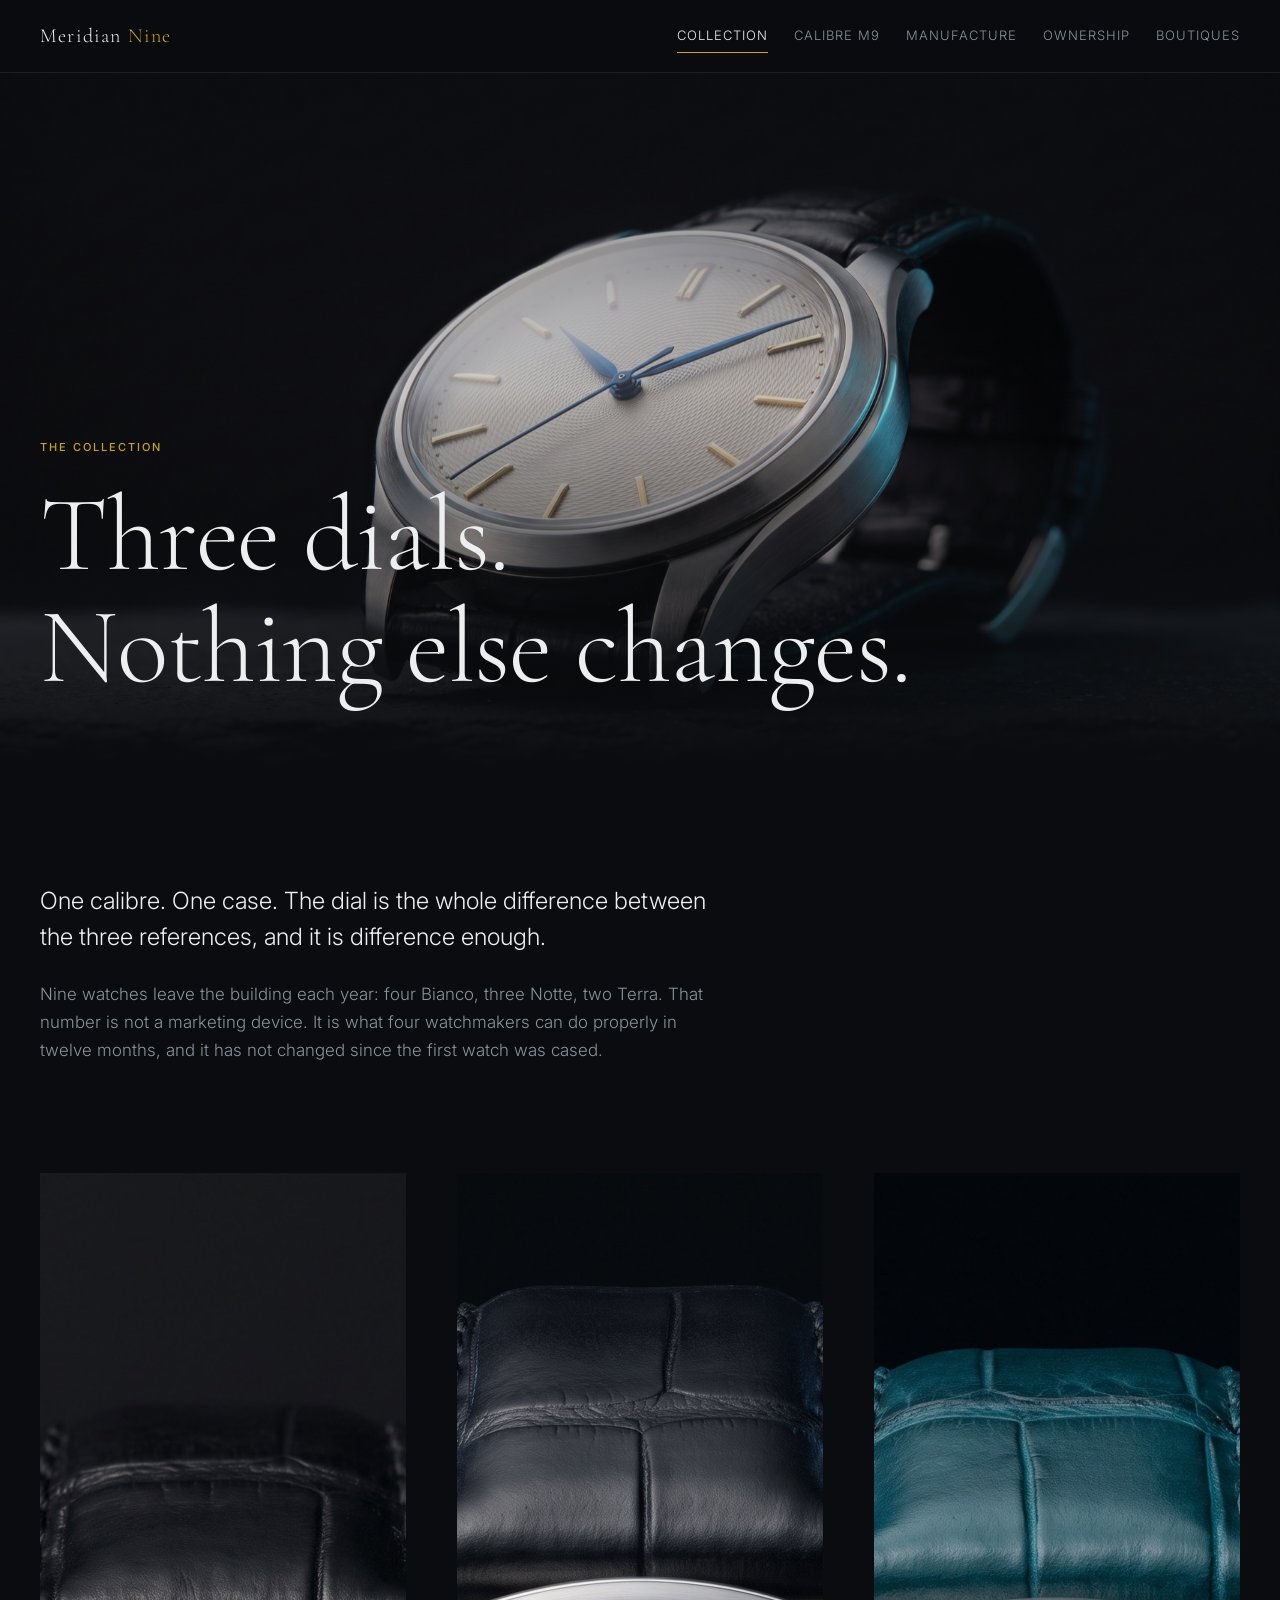
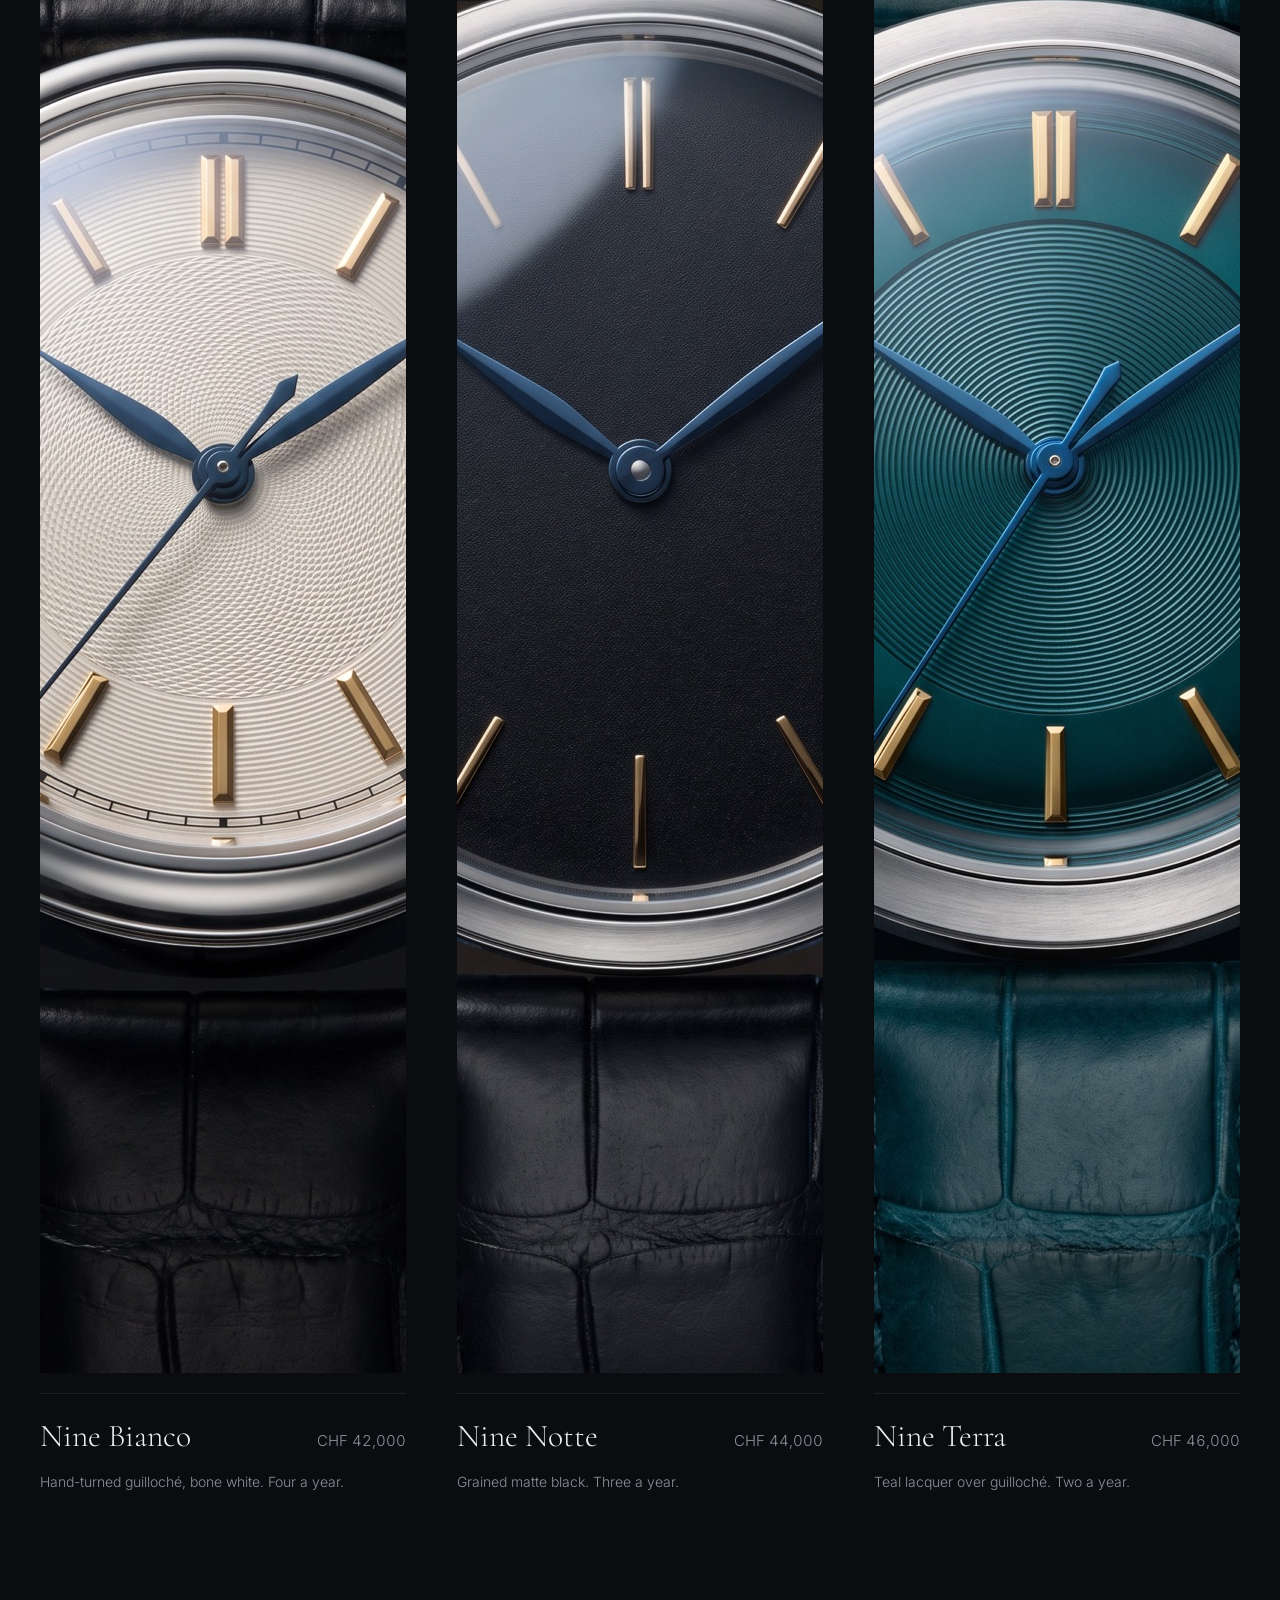
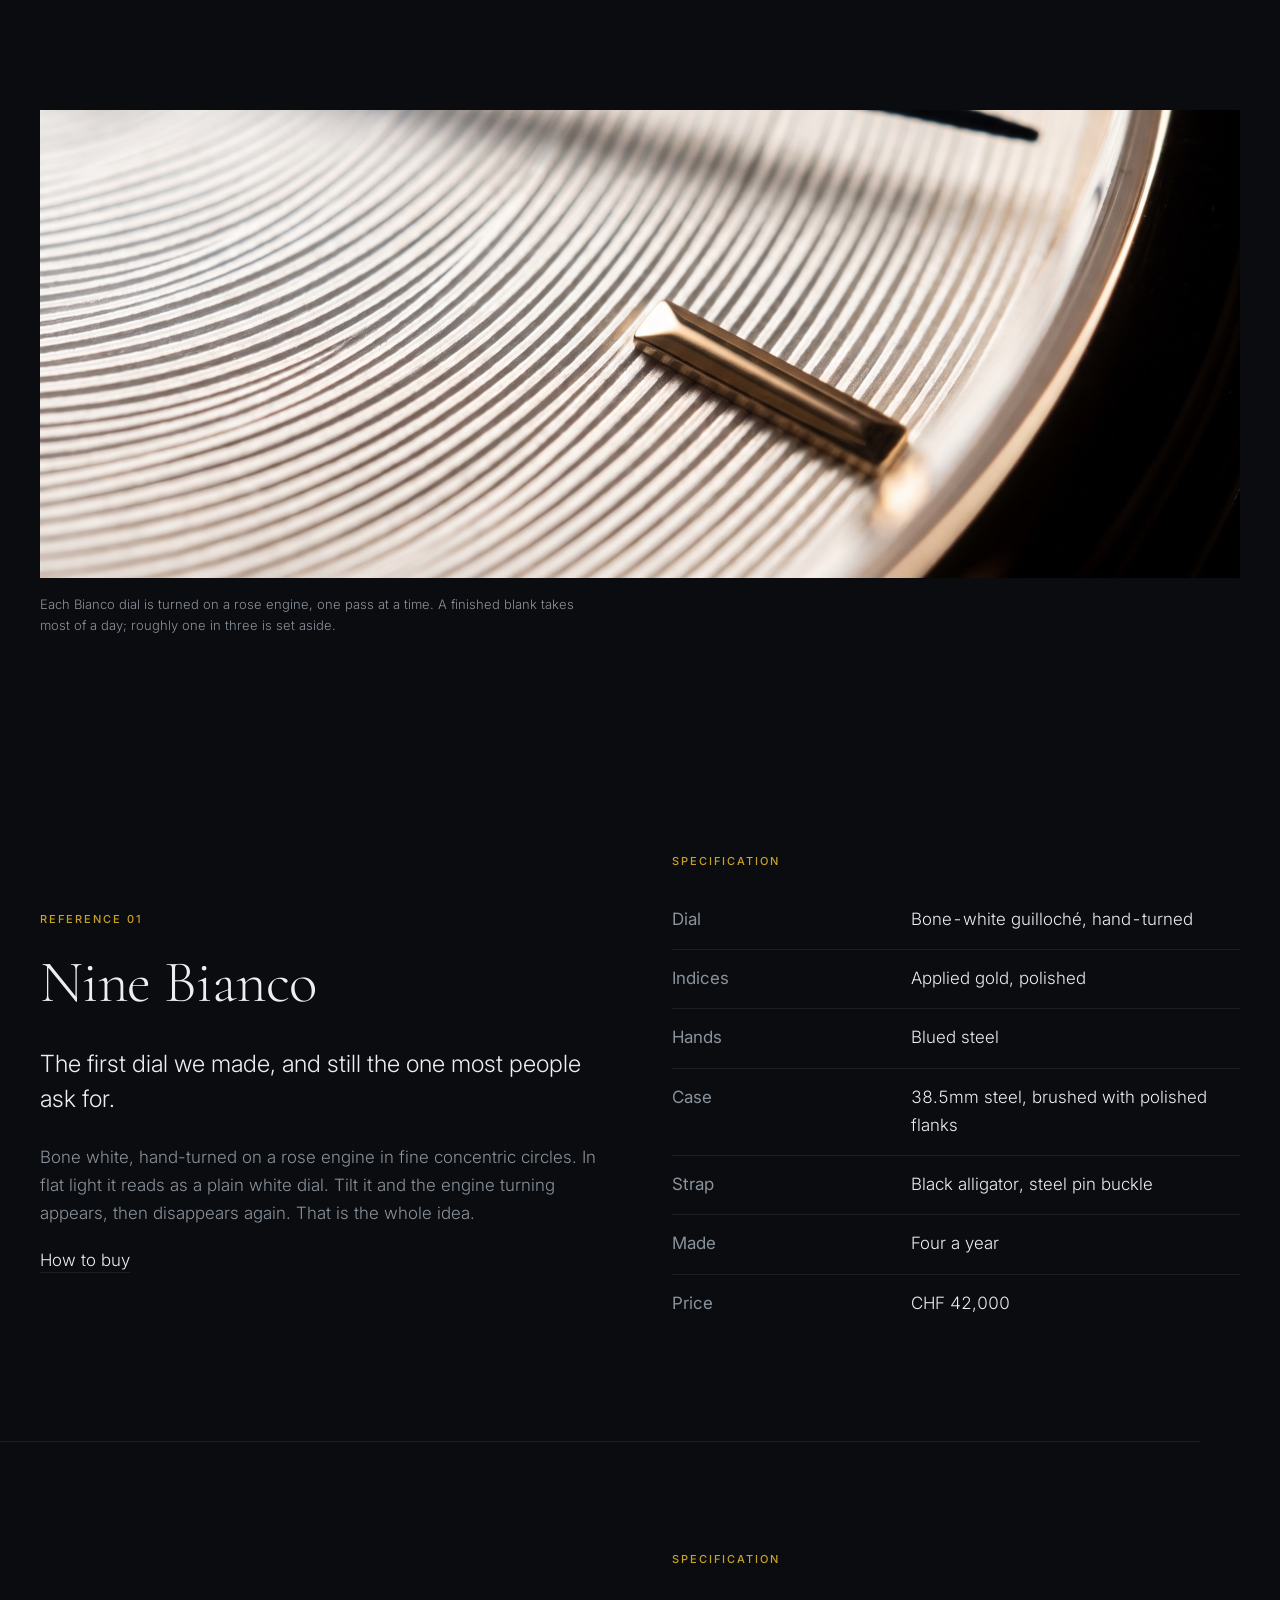
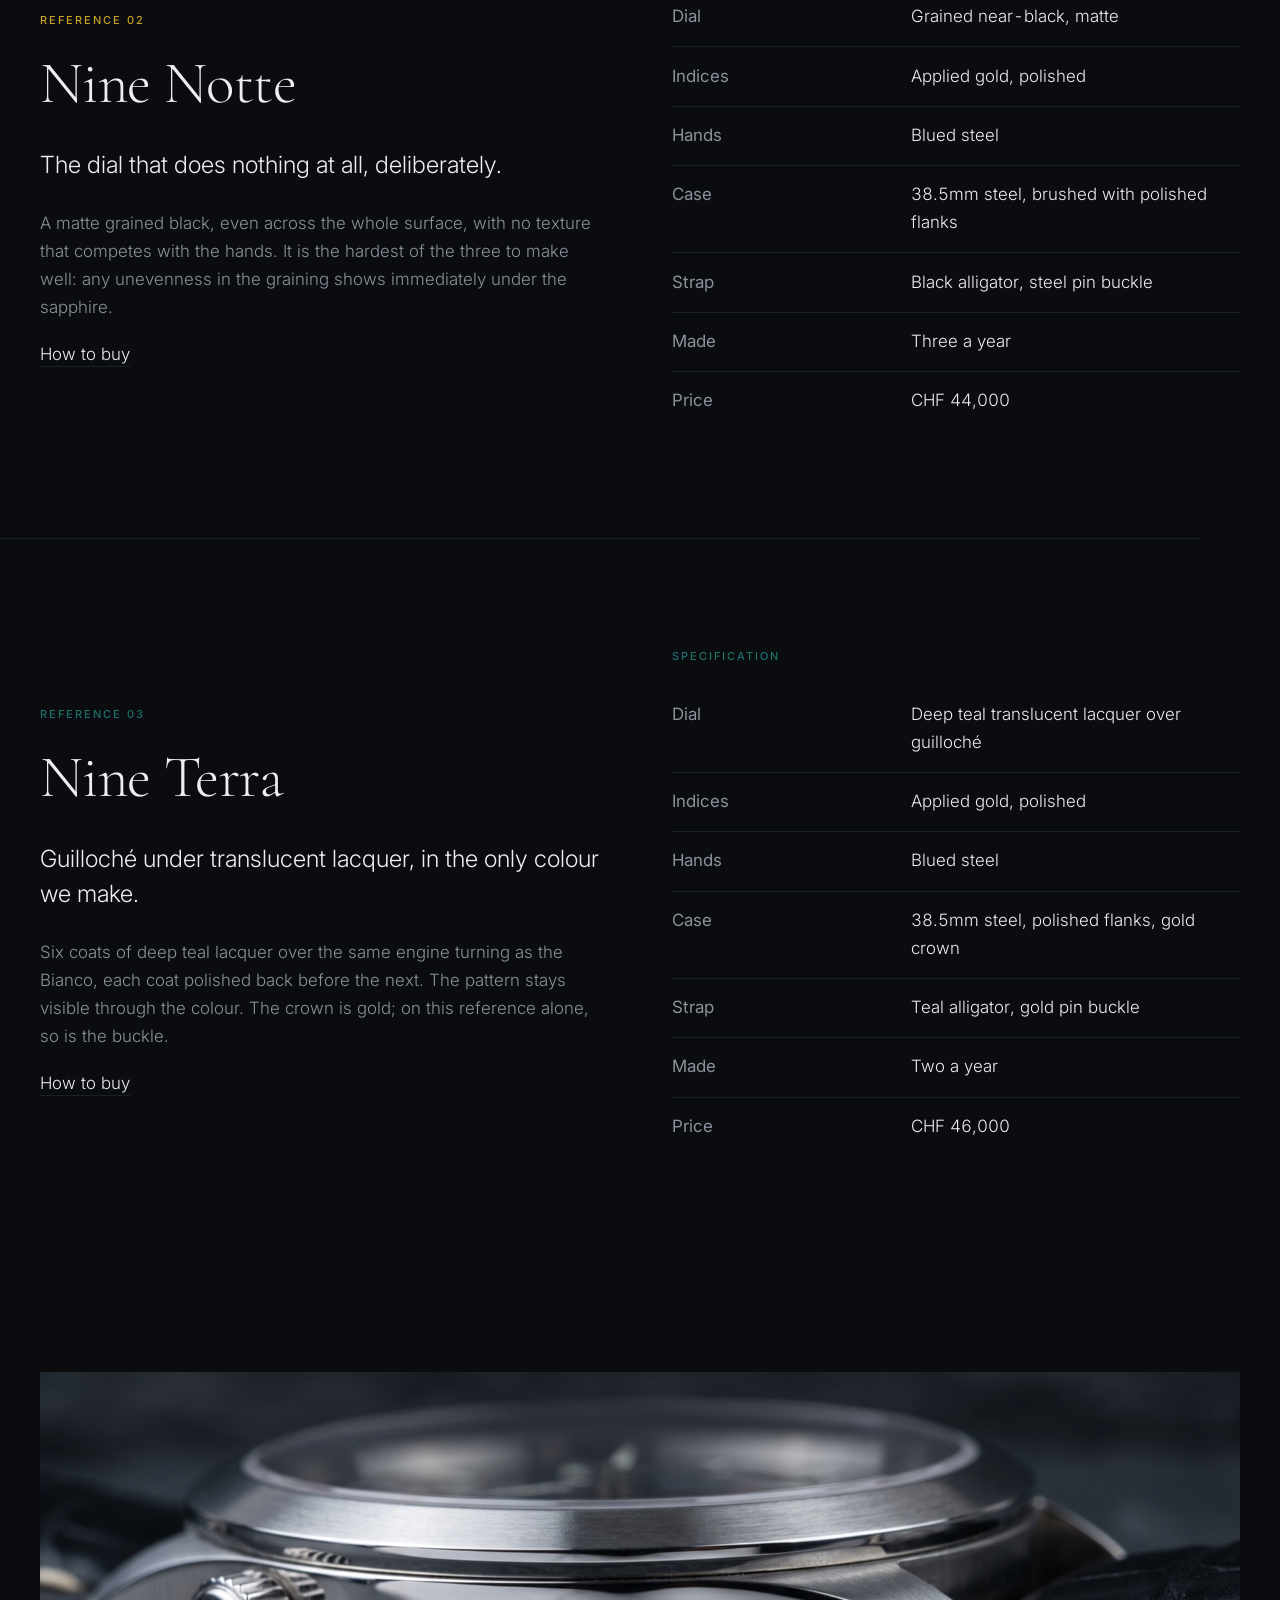
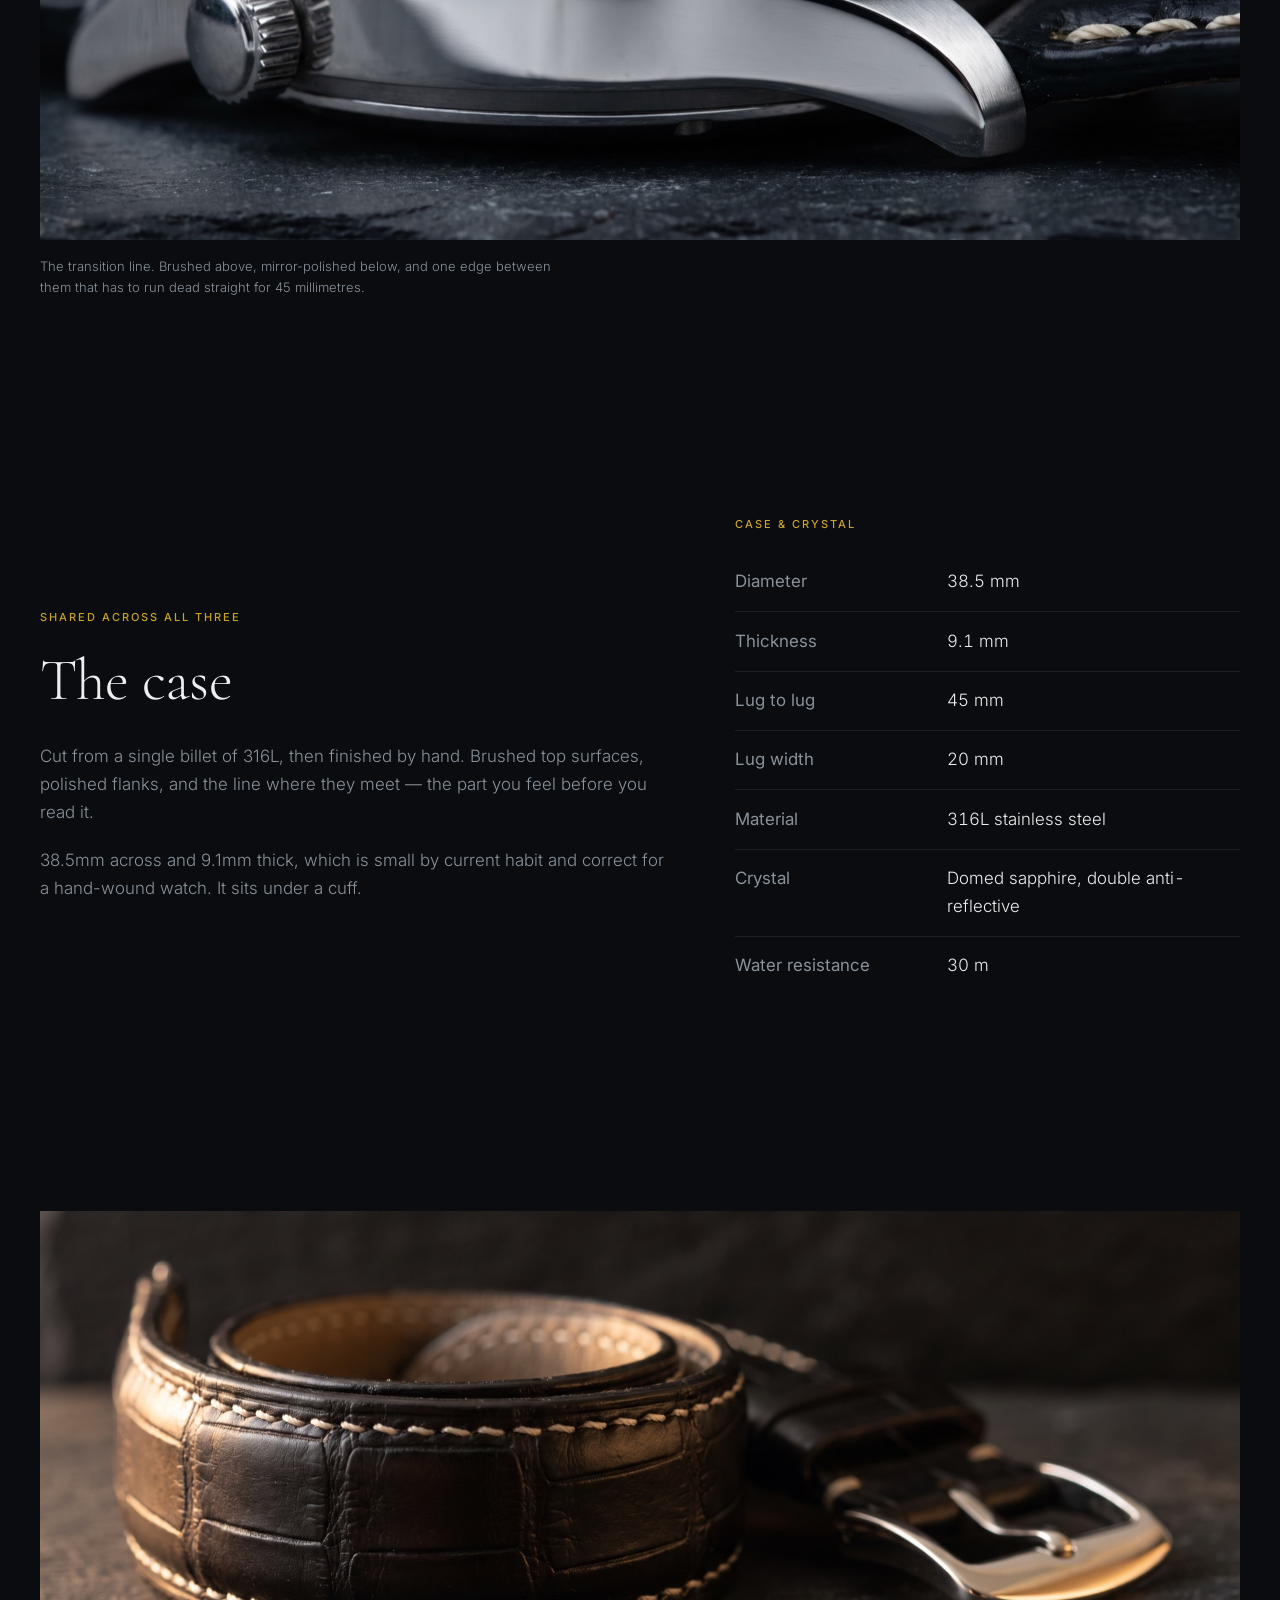
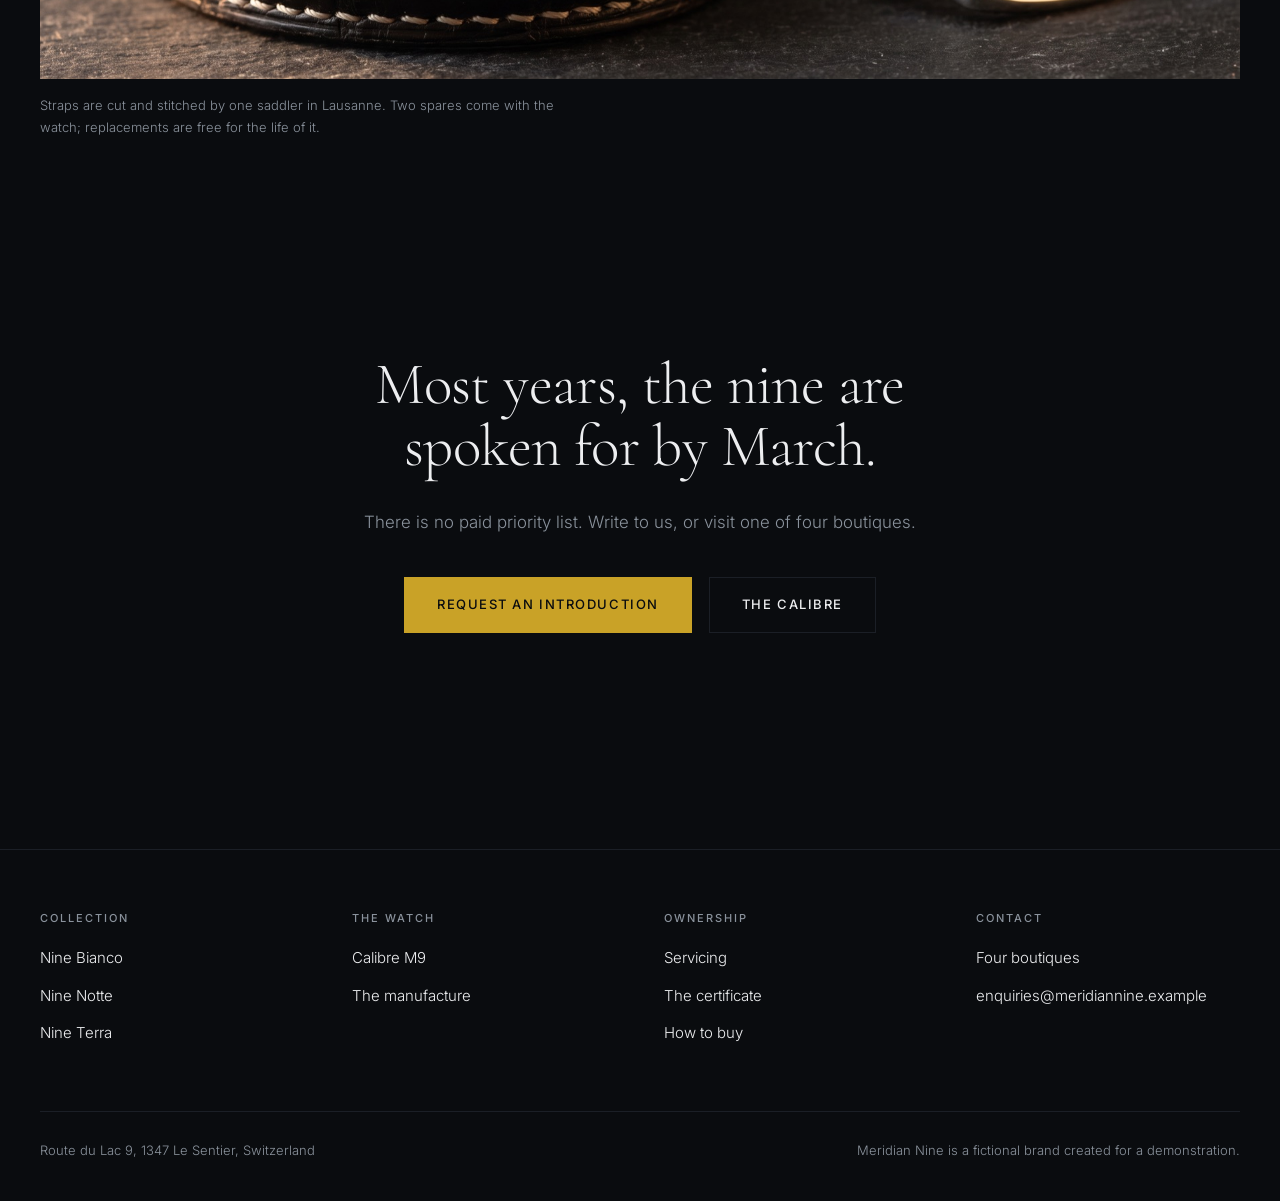
<file: site/collection.html>
<!doctype html>
<html lang="en">
<head>
<meta charset="utf-8">
<meta name="viewport" content="width=device-width, initial-scale=1, viewport-fit=cover">
<title>The Collection — Meridian Nine</title>
<meta name="description" content="Three references. One calibre, one case, three dials. Nine watches a year from the Vallée de Joux.">
<link rel="preconnect" href="https://fonts.googleapis.com">
<link rel="preconnect" href="https://fonts.gstatic.com" crossorigin>
<link href="https://fonts.googleapis.com/css2?family=Cormorant+Garamond:wght@300;400&family=Inter:wght@300;400;500&display=swap" rel="stylesheet">
<link rel="stylesheet" href="assets/brand.css">
</head>
<body>
<a class="mn-skip" href="#main">Skip to content</a>

<header class="mn-header">
  <div class="mn-header__in">
    <a class="mn-word" href="index.html">Meridian<span>&nbsp;Nine</span></a>
    <button class="mn-burger" type="button" aria-expanded="false" aria-controls="mn-nav">Menu</button>
    <nav class="mn-nav" id="mn-nav" aria-label="Main">
      <a href="collection.html" aria-current="page">Collection</a>
      <a href="calibre.html">Calibre M9</a>
      <a href="manufacture.html">Manufacture</a>
      <a href="ownership.html">Ownership</a>
      <a href="boutiques.html">Boutiques</a>
    </nav>
  </div>
</header>

<main id="main">

  <section class="mn-hero">
    <img class="mn-hero__img" src="assets/img/collection-hero.jpg" alt="A steel dress watch with a bone-white guilloché dial resting at an angle on dark stone." fetchpriority="high" width="1800" height="1013">
    <div class="mn-hero__copy mn-wrap">
      <p class="mn-eyebrow">The Collection</p>
      <h1>Three dials.<br>Nothing else changes.</h1>
    </div>
  </section>

  <section class="mn-section mn-wrap">
    <div class="mn-measure mn-reveal">
      <p class="mn-lead">One calibre. One case. The dial is the whole difference between the three references, and it is difference enough.</p>
      <p class="mn-soft">Nine watches leave the building each year: four Bianco, three Notte, two Terra. That number is not a marketing device. It is what four watchmakers can do properly in twelve months, and it has not changed since the first watch was cased.</p>
    </div>
  </section>

  <section class="mn-wrap mn-section" style="padding-top:0">
    <div class="mn-grid mn-grid--3">

      <a class="mn-ref mn-reveal" href="#bianco">
        <img src="assets/img/bianco-front.jpg" alt="Nine Bianco: bone-white guilloché dial with gold baton indices and blued steel hands." width="1350" height="1800" loading="lazy">
        <div class="mn-ref__meta">
          <span class="mn-ref__name">Nine Bianco</span>
          <span class="mn-ref__price">CHF&nbsp;42,000</span>
        </div>
        <p class="mn-ref__note">Hand-turned guilloché, bone white. Four a year.</p>
      </a>

      <a class="mn-ref mn-reveal" href="#notte">
        <img src="assets/img/notte-front.jpg" alt="Nine Notte: grained matte near-black dial with gold baton indices and blued steel hands." width="1350" height="1800" loading="lazy">
        <div class="mn-ref__meta">
          <span class="mn-ref__name">Nine Notte</span>
          <span class="mn-ref__price">CHF&nbsp;44,000</span>
        </div>
        <p class="mn-ref__note">Grained matte black. Three a year.</p>
      </a>

      <a class="mn-ref mn-reveal" href="#terra">
        <img src="assets/img/terra-front.jpg" alt="Nine Terra: deep teal translucent lacquer dial over guilloché, with a gold crown." width="1350" height="1800" loading="lazy">
        <div class="mn-ref__meta">
          <span class="mn-ref__name">Nine Terra</span>
          <span class="mn-ref__price">CHF&nbsp;46,000</span>
        </div>
        <p class="mn-ref__note">Teal lacquer over guilloché. Two a year.</p>
      </a>

    </div>
  </section>

  <figure class="mn-band mn-wrap mn-reveal">
    <img src="assets/img/dial-macro.jpg" alt="Extreme macro of concentric hand-turned guilloché grooves catching raking light, with one applied gold index." loading="lazy" width="1800" height="1013">
    <figcaption>Each Bianco dial is turned on a rose engine, one pass at a time. A finished blank takes most of a day; roughly one in three is set aside.</figcaption>
  </figure>

  <!-- ---------------------------------------------------------------- -->

  <section class="mn-section mn-wrap" id="bianco">
    <div class="mn-split">
      <div class="mn-reveal">
        <p class="mn-eyebrow">Reference 01</p>
        <h2>Nine Bianco</h2>
        <p class="mn-lead" style="margin-top:2rem">The first dial we made, and still the one most people ask for.</p>
        <p class="mn-soft">Bone white, hand-turned on a rose engine in fine concentric circles. In flat light it reads as a plain white dial. Tilt it and the engine turning appears, then disappears again. That is the whole idea.</p>
        <p><a class="mn-link" href="ownership.html">How to buy</a></p>
      </div>
      <div class="mn-reveal">
        <table class="mn-spec">
          <caption class="mn-eyebrow">Specification</caption>
          <tbody>
            <tr><th scope="row">Dial</th><td>Bone-white guilloché, hand-turned</td></tr>
            <tr><th scope="row">Indices</th><td>Applied gold, polished</td></tr>
            <tr><th scope="row">Hands</th><td>Blued steel</td></tr>
            <tr><th scope="row">Case</th><td>38.5mm steel, brushed with polished flanks</td></tr>
            <tr><th scope="row">Strap</th><td>Black alligator, steel pin buckle</td></tr>
            <tr><th scope="row">Made</th><td>Four a year</td></tr>
            <tr><th scope="row">Price</th><td class="mn-num">CHF 42,000</td></tr>
          </tbody>
        </table>
      </div>
    </div>
  </section>

  <hr class="mn-rule mn-wrap">

  <section class="mn-section mn-wrap" id="notte">
    <div class="mn-split">
      <div class="mn-reveal">
        <p class="mn-eyebrow">Reference 02</p>
        <h2>Nine Notte</h2>
        <p class="mn-lead" style="margin-top:2rem">The dial that does nothing at all, deliberately.</p>
        <p class="mn-soft">A matte grained black, even across the whole surface, with no texture that competes with the hands. It is the hardest of the three to make well: any unevenness in the graining shows immediately under the sapphire.</p>
        <p><a class="mn-link" href="ownership.html">How to buy</a></p>
      </div>
      <div class="mn-reveal">
        <table class="mn-spec">
          <caption class="mn-eyebrow">Specification</caption>
          <tbody>
            <tr><th scope="row">Dial</th><td>Grained near-black, matte</td></tr>
            <tr><th scope="row">Indices</th><td>Applied gold, polished</td></tr>
            <tr><th scope="row">Hands</th><td>Blued steel</td></tr>
            <tr><th scope="row">Case</th><td>38.5mm steel, brushed with polished flanks</td></tr>
            <tr><th scope="row">Strap</th><td>Black alligator, steel pin buckle</td></tr>
            <tr><th scope="row">Made</th><td>Three a year</td></tr>
            <tr><th scope="row">Price</th><td class="mn-num">CHF 44,000</td></tr>
          </tbody>
        </table>
      </div>
    </div>
  </section>

  <hr class="mn-rule mn-wrap">

  <section class="mn-section mn-wrap" id="terra" style="--accent: var(--teal)">
    <div class="mn-split">
      <div class="mn-reveal">
        <p class="mn-eyebrow">Reference 03</p>
        <h2>Nine Terra</h2>
        <p class="mn-lead" style="margin-top:2rem">Guilloché under translucent lacquer, in the only colour we make.</p>
        <p class="mn-soft">Six coats of deep teal lacquer over the same engine turning as the Bianco, each coat polished back before the next. The pattern stays visible through the colour. The crown is gold; on this reference alone, so is the buckle.</p>
        <p><a class="mn-link" href="ownership.html">How to buy</a></p>
      </div>
      <div class="mn-reveal">
        <table class="mn-spec">
          <caption class="mn-eyebrow">Specification</caption>
          <tbody>
            <tr><th scope="row">Dial</th><td>Deep teal translucent lacquer over guilloché</td></tr>
            <tr><th scope="row">Indices</th><td>Applied gold, polished</td></tr>
            <tr><th scope="row">Hands</th><td>Blued steel</td></tr>
            <tr><th scope="row">Case</th><td>38.5mm steel, polished flanks, gold crown</td></tr>
            <tr><th scope="row">Strap</th><td>Teal alligator, gold pin buckle</td></tr>
            <tr><th scope="row">Made</th><td>Two a year</td></tr>
            <tr><th scope="row">Price</th><td class="mn-num">CHF 46,000</td></tr>
          </tbody>
        </table>
      </div>
    </div>
  </section>

  <!-- ---------------------------------------------------------------- -->

  <figure class="mn-band mn-wrap mn-reveal">
    <img src="assets/img/case-flank.jpg" alt="Macro of a steel watch case in profile: the brushed top surface meets the mirror-polished flank along one crisp line." loading="lazy" width="1800" height="1013">
    <figcaption>The transition line. Brushed above, mirror-polished below, and one edge between them that has to run dead straight for 45 millimetres.</figcaption>
  </figure>

  <section class="mn-section mn-wrap">
    <div class="mn-split mn-split--wide-left">
      <div class="mn-reveal">
        <p class="mn-eyebrow">Shared across all three</p>
        <h2>The case</h2>
        <p class="mn-soft" style="margin-top:2rem">Cut from a single billet of 316L, then finished by hand. Brushed top surfaces, polished flanks, and the line where they meet — the part you feel before you read it.</p>
        <p class="mn-soft">38.5mm across and 9.1mm thick, which is small by current habit and correct for a hand-wound watch. It sits under a cuff.</p>
      </div>
      <div class="mn-reveal">
        <table class="mn-spec">
          <caption class="mn-eyebrow">Case &amp; crystal</caption>
          <tbody>
            <tr><th scope="row">Diameter</th><td class="mn-num">38.5 mm</td></tr>
            <tr><th scope="row">Thickness</th><td class="mn-num">9.1 mm</td></tr>
            <tr><th scope="row">Lug to lug</th><td class="mn-num">45 mm</td></tr>
            <tr><th scope="row">Lug width</th><td class="mn-num">20 mm</td></tr>
            <tr><th scope="row">Material</th><td>316L stainless steel</td></tr>
            <tr><th scope="row">Crystal</th><td>Domed sapphire, double anti-reflective</td></tr>
            <tr><th scope="row">Water resistance</th><td class="mn-num">30 m</td></tr>
          </tbody>
        </table>
      </div>
    </div>
  </section>

  <figure class="mn-band mn-wrap mn-reveal">
    <img src="assets/img/strap-detail.jpg" alt="Macro of a hand-stitched alligator strap coiled on dark stone, with a polished steel pin buckle." loading="lazy" width="1800" height="1013">
    <figcaption>Straps are cut and stitched by one saddler in Lausanne. Two spares come with the watch; replacements are free for the life of it.</figcaption>
  </figure>

  <section class="mn-section mn-narrow" style="text-align:center">
    <div class="mn-reveal">
      <h2>Most years, the nine are spoken for by March.</h2>
      <p class="mn-soft" style="margin-top:2rem">There is no paid priority list. Write to us, or visit one of four boutiques.</p>
      <p style="margin-top:2.5rem">
        <a class="mn-btn" href="boutiques.html">Request an introduction</a>
        <a class="mn-btn mn-btn--ghost" href="calibre.html" style="margin-left:0.75rem">The calibre</a>
      </p>
    </div>
  </section>

</main>

<footer class="mn-footer">
  <div class="mn-wrap">
    <div class="mn-footer__cols">
      <div>
        <h2>Collection</h2>
        <ul>
          <li><a href="collection.html#bianco">Nine Bianco</a></li>
          <li><a href="collection.html#notte">Nine Notte</a></li>
          <li><a href="collection.html#terra">Nine Terra</a></li>
        </ul>
      </div>
      <div>
        <h2>The watch</h2>
        <ul>
          <li><a href="calibre.html">Calibre M9</a></li>
          <li><a href="manufacture.html">The manufacture</a></li>
        </ul>
      </div>
      <div>
        <h2>Ownership</h2>
        <ul>
          <li><a href="ownership.html">Servicing</a></li>
          <li><a href="ownership.html#certificate">The certificate</a></li>
          <li><a href="ownership.html#buying">How to buy</a></li>
        </ul>
      </div>
      <div>
        <h2>Contact</h2>
        <ul>
          <li><a href="boutiques.html">Four boutiques</a></li>
          <li><a href="mailto:enquiries@meridiannine.example">enquiries@meridiannine.example</a></li>
        </ul>
      </div>
    </div>
    <div class="mn-footer__base">
      <span>Route du Lac 9, 1347 Le Sentier, Switzerland</span>
      <span>Meridian Nine is a fictional brand created for a demonstration.</span>
    </div>
  </div>
</footer>

<script src="assets/site.js"></script>
</body>
</html>
</file>
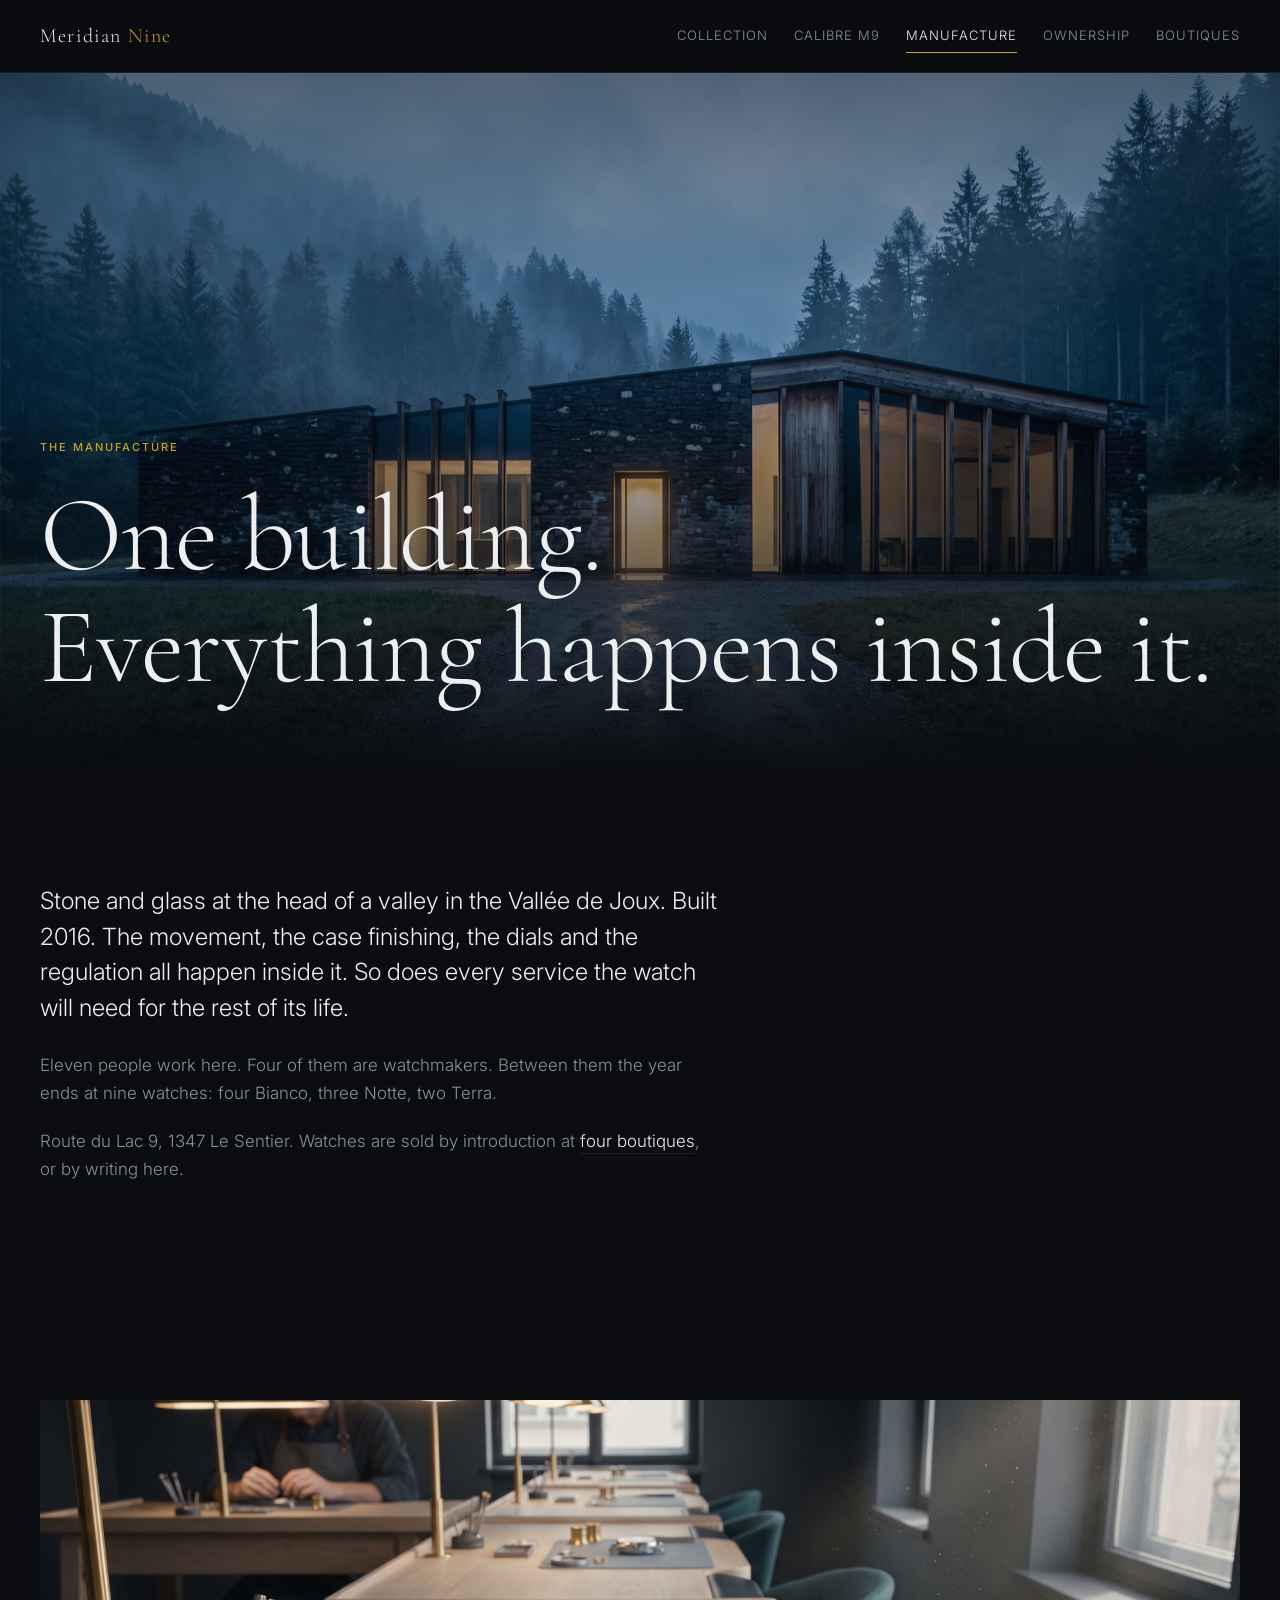
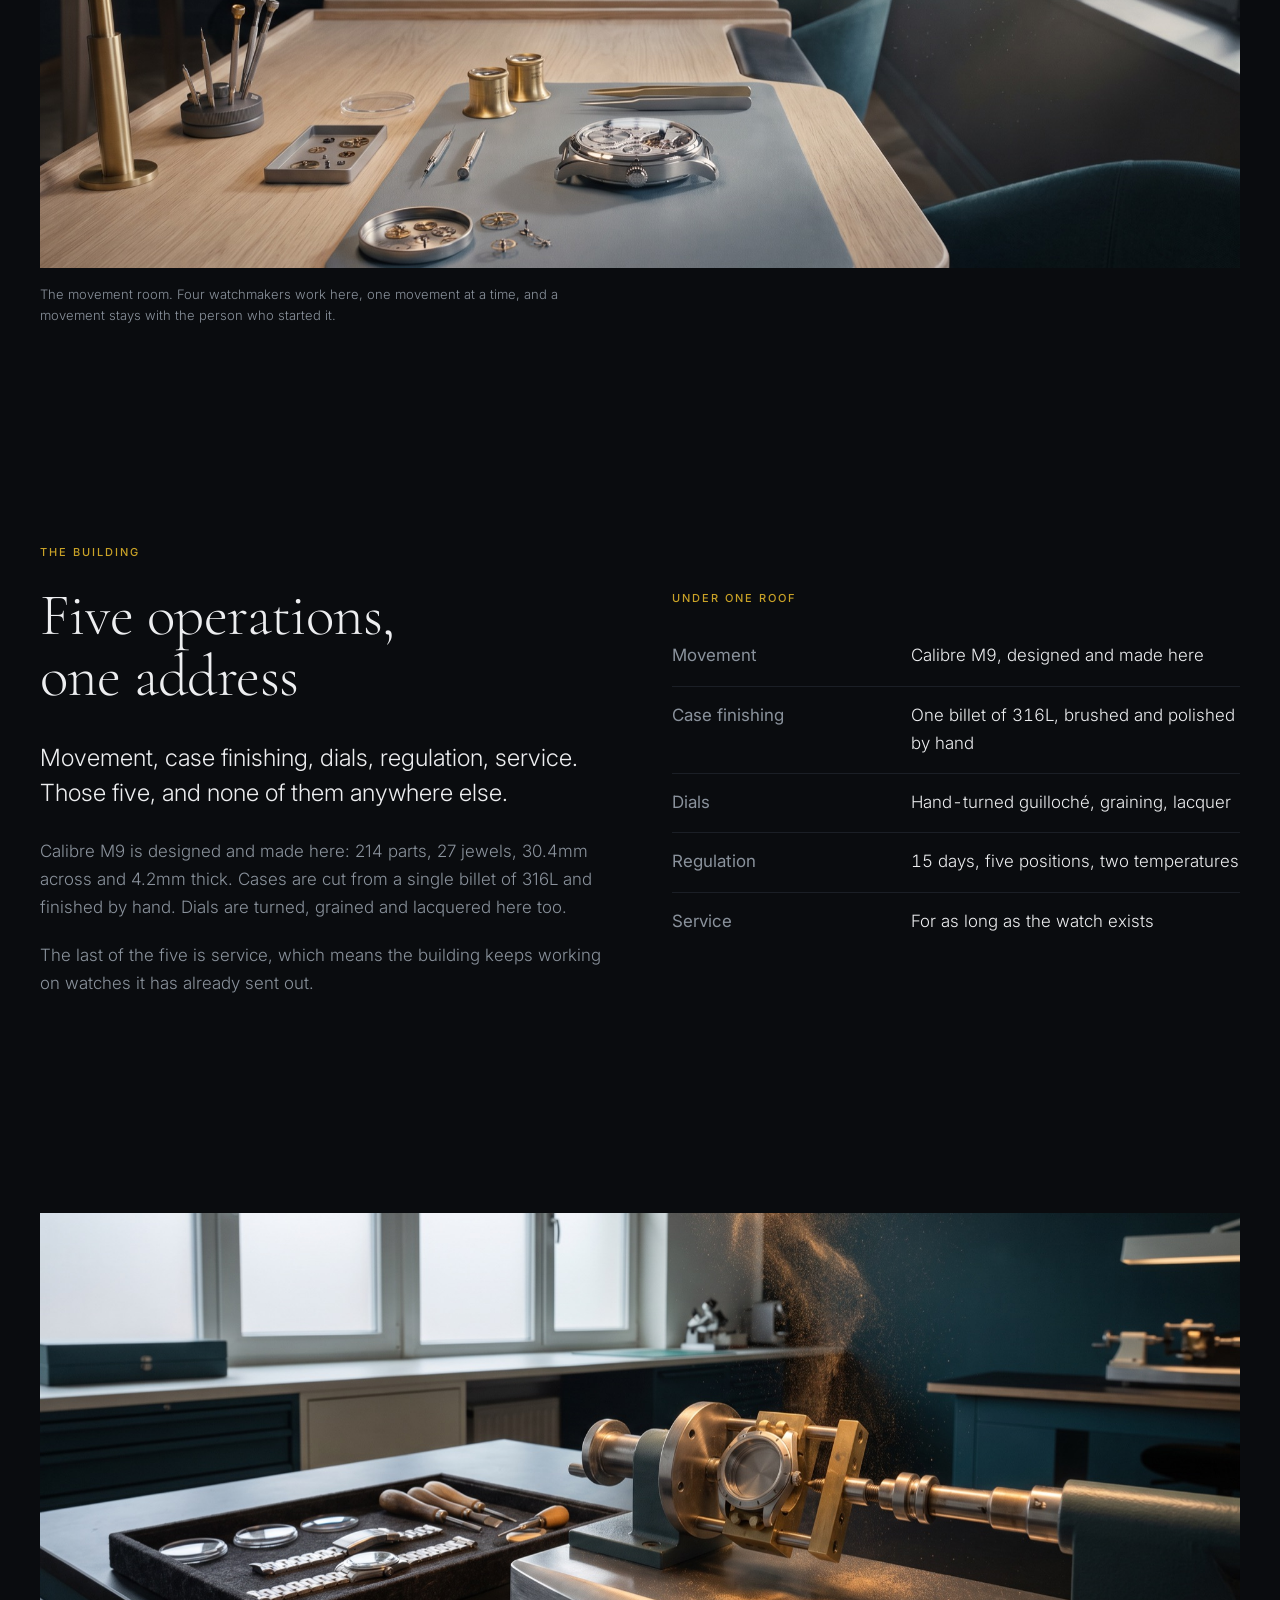
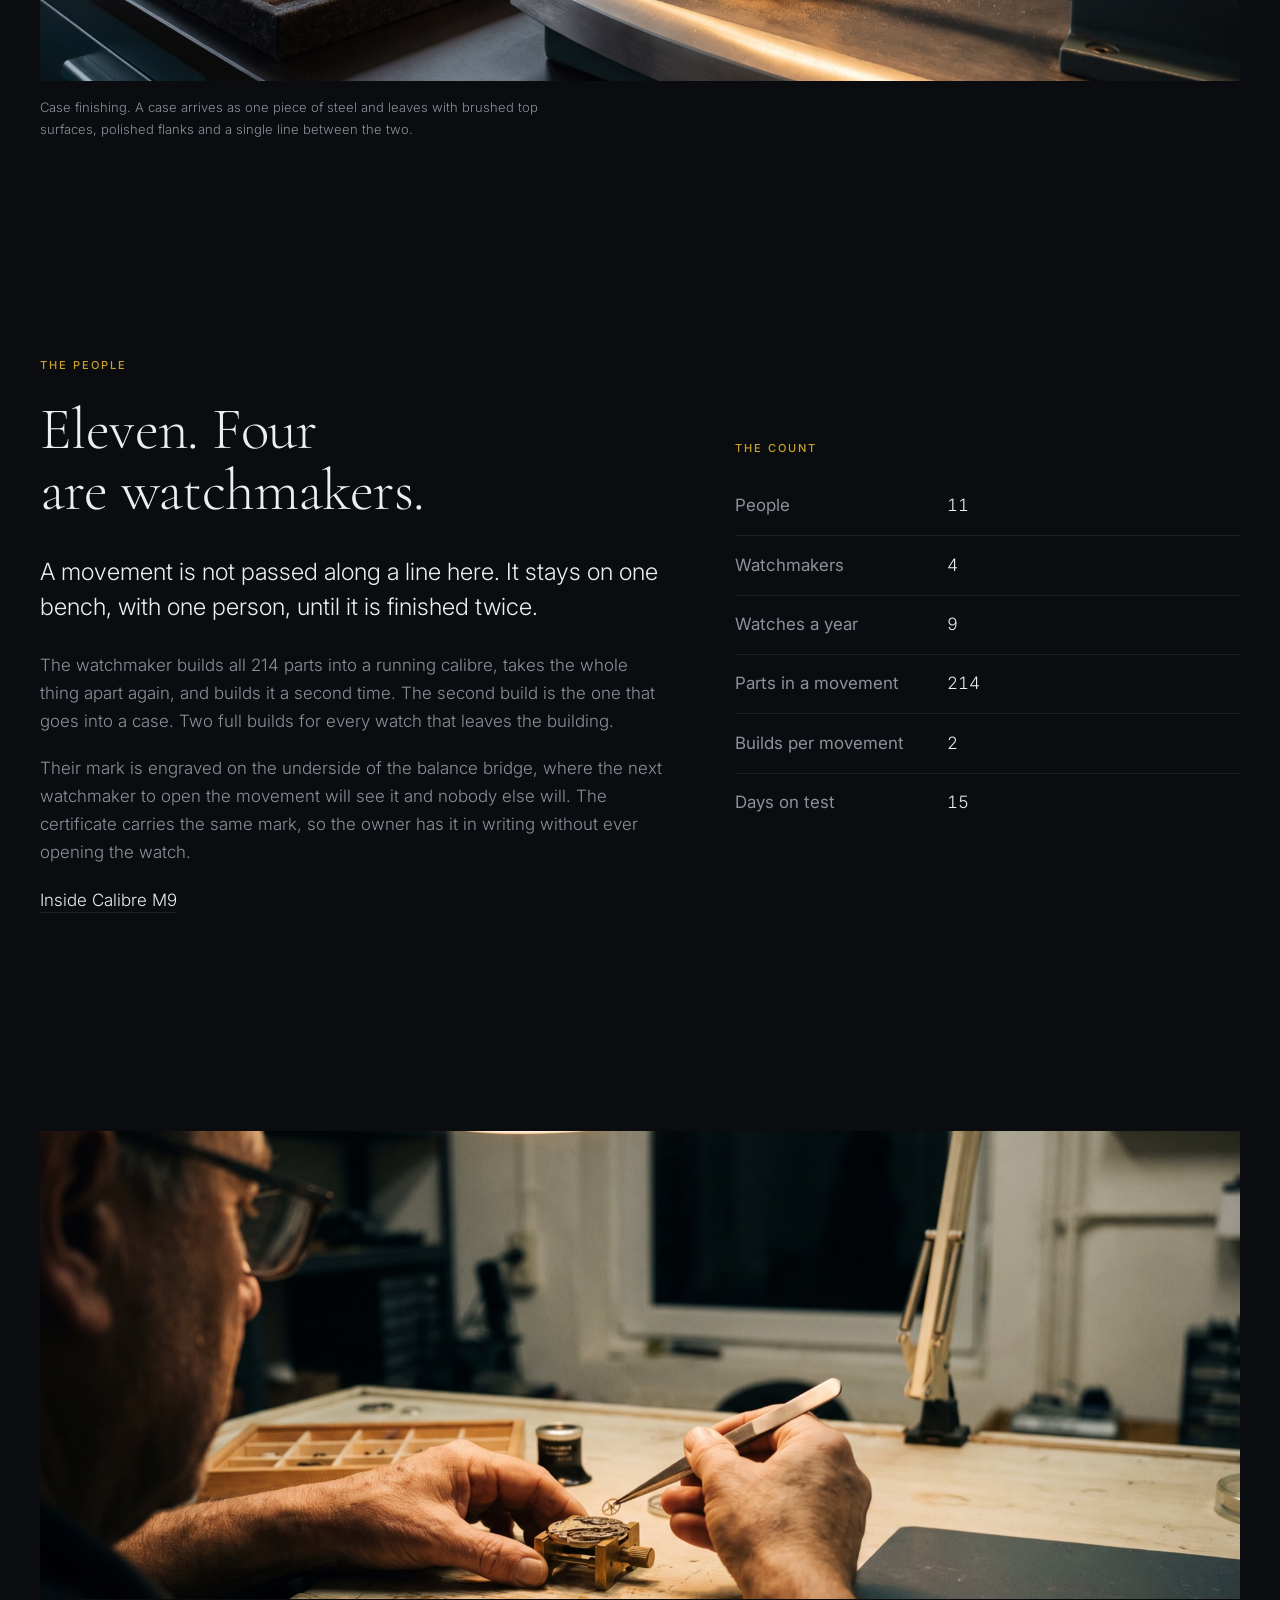
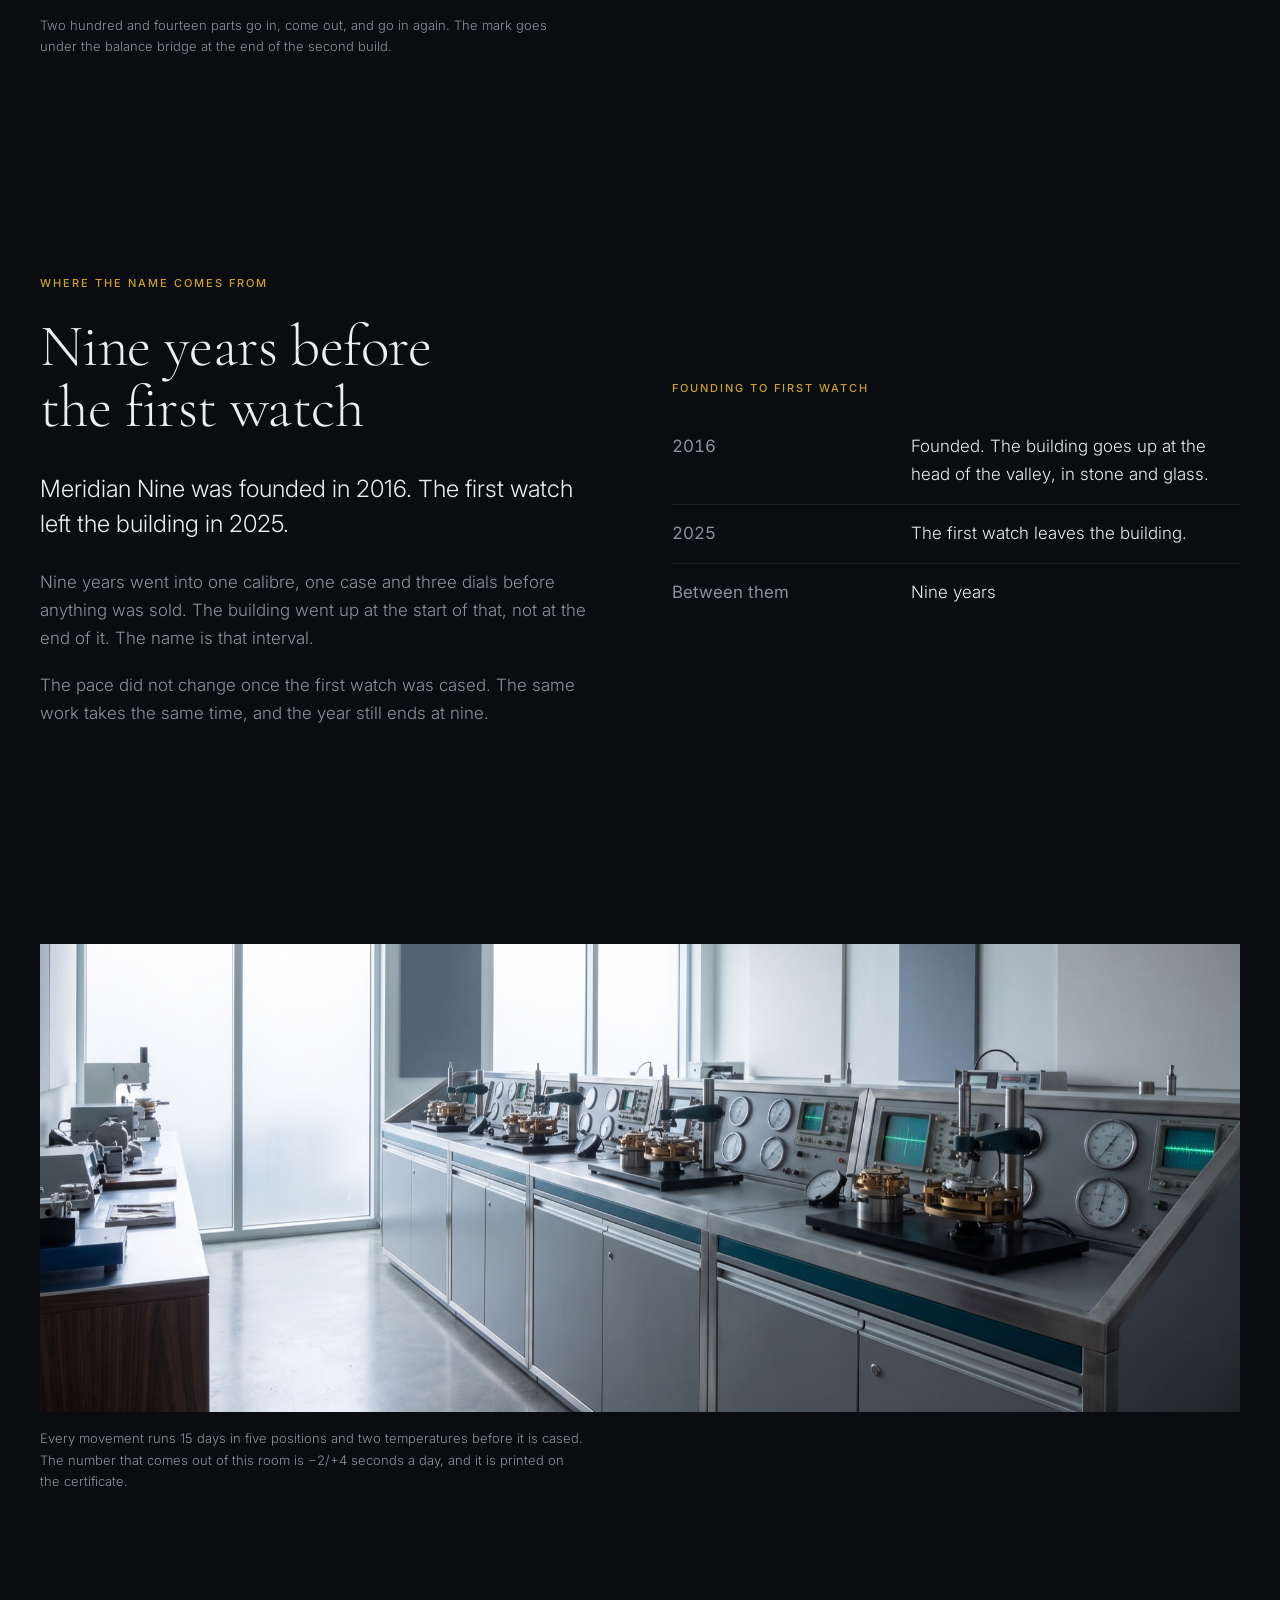
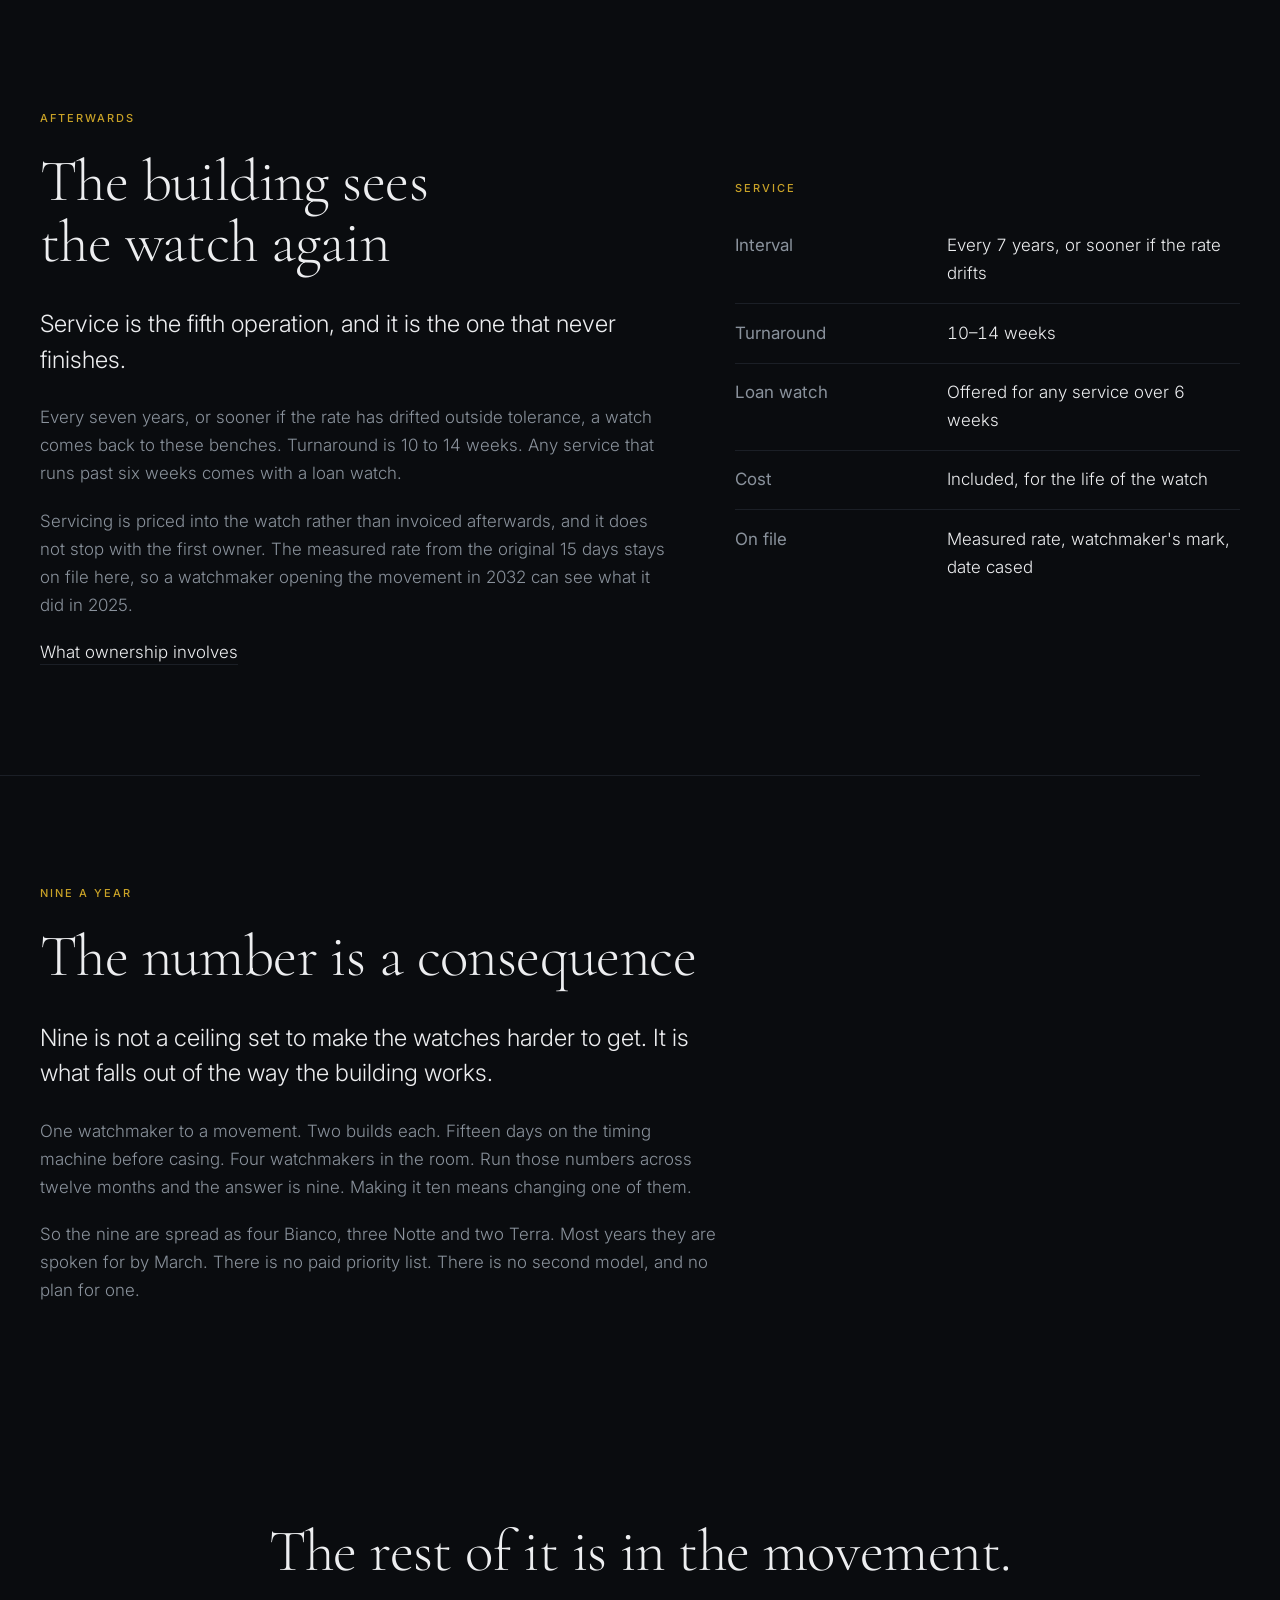
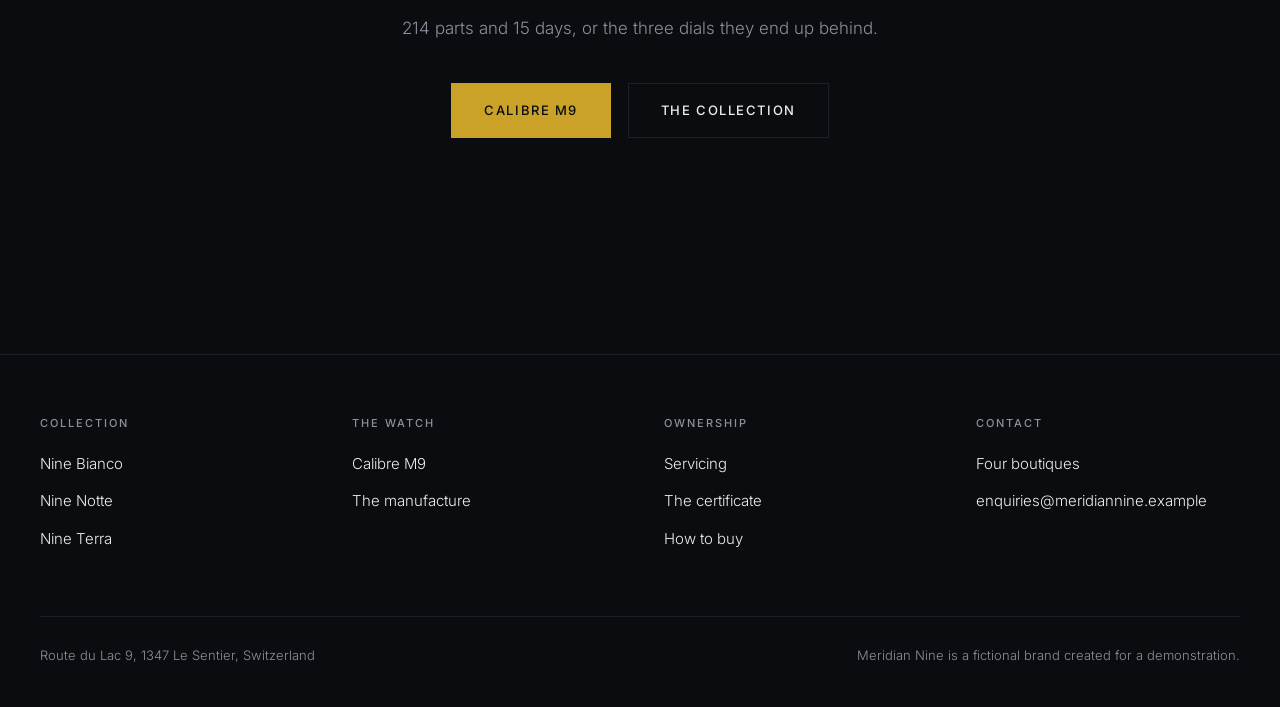
<file: site/manufacture.html>
<!doctype html>
<html lang="en">
<head>
<meta charset="utf-8">
<meta name="viewport" content="width=device-width, initial-scale=1, viewport-fit=cover">
<title>The Manufacture — Meridian Nine</title>
<meta name="description" content="One building at the head of a valley in the Vallée de Joux, built 2016. Eleven people, four of them watchmakers. Movement, cases, dials, regulation and service, all inside it.">
<link rel="preconnect" href="https://fonts.googleapis.com">
<link rel="preconnect" href="https://fonts.gstatic.com" crossorigin>
<link href="https://fonts.googleapis.com/css2?family=Cormorant+Garamond:wght@300;400&family=Inter:wght@300;400;500&display=swap" rel="stylesheet">
<link rel="stylesheet" href="assets/brand.css">
</head>
<body>
<a class="mn-skip" href="#main">Skip to content</a>

<header class="mn-header">
  <div class="mn-header__in">
    <a class="mn-word" href="index.html">Meridian<span>&nbsp;Nine</span></a>
    <button class="mn-burger" type="button" aria-expanded="false" aria-controls="mn-nav">Menu</button>
    <nav class="mn-nav" id="mn-nav" aria-label="Main">
      <a href="collection.html">Collection</a>
      <a href="calibre.html">Calibre M9</a>
      <a href="manufacture.html" aria-current="page">Manufacture</a>
      <a href="ownership.html">Ownership</a>
      <a href="boutiques.html">Boutiques</a>
    </nav>
  </div>
</header>

<main id="main">

  <section class="mn-hero">
    <img class="mn-hero__img" src="assets/scene1.jpg" alt="A low building of dark stone and glass lit from within at dawn, at the end of a gravel track, with fir forest and mist rising behind it." fetchpriority="high" width="1920" height="1080">
    <div class="mn-hero__copy mn-wrap">
      <p class="mn-eyebrow">The Manufacture</p>
      <h1>One building.<br>Everything happens inside it.</h1>
    </div>
  </section>

  <section class="mn-section mn-wrap">
    <div class="mn-measure mn-reveal">
      <p class="mn-lead">Stone and glass at the head of a valley in the Vallée de Joux. Built 2016. The movement, the case finishing, the dials and the regulation all happen inside it. So does every service the watch will need for the rest of its life.</p>
      <p class="mn-soft">Eleven people work here. Four of them are watchmakers. Between them the year ends at nine watches: four Bianco, three Notte, two Terra.</p>
      <p class="mn-soft">Route du Lac 9, 1347 Le Sentier. Watches are sold by introduction at <a class="mn-link" href="boutiques.html">four boutiques</a>, or by writing here.</p>
    </div>
  </section>

  <figure class="mn-band mn-wrap mn-reveal">
    <img src="assets/scene2.jpg" alt="A row of pale wood watchmakers' benches under brass task lamps, with tweezers, loupes and movement parts laid out on grey mats, and one watchmaker working at the far end." loading="lazy" width="1920" height="1080">
    <figcaption>The movement room. Four watchmakers work here, one movement at a time, and a movement stays with the person who started it.</figcaption>
  </figure>

  <!-- ---------------------------------------------------------------- -->

  <section class="mn-section mn-wrap" id="inside">
    <div class="mn-split">
      <div class="mn-reveal">
        <p class="mn-eyebrow">The building</p>
        <h2>Five operations, one address</h2>
        <p class="mn-lead" style="margin-top:2rem">Movement, case finishing, dials, regulation, service. Those five, and none of them anywhere else.</p>
        <p class="mn-soft">Calibre M9 is designed and made here: 214 parts, 27 jewels, 30.4mm across and 4.2mm thick. Cases are cut from a single billet of 316L and finished by hand. Dials are turned, grained and lacquered here too.</p>
        <p class="mn-soft">The last of the five is service, which means the building keeps working on watches it has already sent out.</p>
      </div>
      <div class="mn-reveal">
        <table class="mn-spec">
          <caption class="mn-eyebrow">Under one roof</caption>
          <tbody>
            <tr><th scope="row">Movement</th><td>Calibre M9, designed and made here</td></tr>
            <tr><th scope="row">Case finishing</th><td>One billet of 316L, brushed and polished by hand</td></tr>
            <tr><th scope="row">Dials</th><td>Hand-turned guilloché, graining, lacquer</td></tr>
            <tr><th scope="row">Regulation</th><td>15 days, five positions, two temperatures</td></tr>
            <tr><th scope="row">Service</th><td>For as long as the watch exists</td></tr>
          </tbody>
        </table>
      </div>
    </div>
  </section>

  <figure class="mn-band mn-wrap mn-reveal">
    <img src="assets/scene3.jpg" alt="A watch case held in a brass fixture on a turning machine under a low lamp, abrasive dust hanging in the light, with a tray of wooden-handled hand tools alongside." loading="lazy" width="1920" height="1080">
    <figcaption>Case finishing. A case arrives as one piece of steel and leaves with brushed top surfaces, polished flanks and a single line between the two.</figcaption>
  </figure>

  <section class="mn-section mn-wrap" id="people">
    <div class="mn-split mn-split--wide-left">
      <div class="mn-reveal">
        <p class="mn-eyebrow">The people</p>
        <h2>Eleven. Four are watchmakers.</h2>
        <p class="mn-lead" style="margin-top:2rem">A movement is not passed along a line here. It stays on one bench, with one person, until it is finished twice.</p>
        <p class="mn-soft">The watchmaker builds all 214 parts into a running calibre, takes the whole thing apart again, and builds it a second time. The second build is the one that goes into a case. Two full builds for every watch that leaves the building.</p>
        <p class="mn-soft">Their mark is engraved on the underside of the balance bridge, where the next watchmaker to open the movement will see it and nobody else will. The certificate carries the same mark, so the owner has it in writing without ever opening the watch.</p>
        <p><a class="mn-link" href="calibre.html">Inside Calibre M9</a></p>
      </div>
      <div class="mn-reveal">
        <table class="mn-spec">
          <caption class="mn-eyebrow">The count</caption>
          <tbody>
            <tr><th scope="row">People</th><td class="mn-num">11</td></tr>
            <tr><th scope="row">Watchmakers</th><td class="mn-num">4</td></tr>
            <tr><th scope="row">Watches a year</th><td class="mn-num">9</td></tr>
            <tr><th scope="row">Parts in a movement</th><td class="mn-num">214</td></tr>
            <tr><th scope="row">Builds per movement</th><td class="mn-num">2</td></tr>
            <tr><th scope="row">Days on test</th><td class="mn-num">15</td></tr>
          </tbody>
        </table>
      </div>
    </div>
  </section>

  <figure class="mn-band mn-wrap mn-reveal">
    <img src="assets/img/atelier-hands.jpg" alt="A watchmaker in glasses leaning over a worn wooden bench under a task lamp, steadying a movement in a brass holder and placing a small wheel with tweezers." loading="lazy" width="1800" height="1013">
    <figcaption>Two hundred and fourteen parts go in, come out, and go in again. The mark goes under the balance bridge at the end of the second build.</figcaption>
  </figure>

  <!-- ---------------------------------------------------------------- -->

  <section class="mn-section mn-wrap" id="years">
    <div class="mn-split">
      <div class="mn-reveal">
        <p class="mn-eyebrow">Where the name comes from</p>
        <h2>Nine years before the first watch</h2>
        <p class="mn-lead" style="margin-top:2rem">Meridian Nine was founded in 2016. The first watch left the building in 2025.</p>
        <p class="mn-soft">Nine years went into one calibre, one case and three dials before anything was sold. The building went up at the start of that, not at the end of it. The name is that interval.</p>
        <p class="mn-soft">The pace did not change once the first watch was cased. The same work takes the same time, and the year still ends at nine.</p>
      </div>
      <div class="mn-reveal">
        <table class="mn-spec">
          <caption class="mn-eyebrow">Founding to first watch</caption>
          <tbody>
            <tr><th scope="row">2016</th><td>Founded. The building goes up at the head of the valley, in stone and glass.</td></tr>
            <tr><th scope="row">2025</th><td>The first watch leaves the building.</td></tr>
            <tr><th scope="row">Between them</th><td>Nine years</td></tr>
          </tbody>
        </table>
      </div>
    </div>
  </section>

  <figure class="mn-band mn-wrap mn-reveal">
    <img src="assets/scene4.jpg" alt="The timing laboratory: a run of steel benches with movements clamped in holders, banks of dial gauges on the wall and green oscilloscope traces above them." loading="lazy" width="1920" height="1080">
    <figcaption>Every movement runs 15 days in five positions and two temperatures before it is cased. The number that comes out of this room is −2/+4 seconds a day, and it is printed on the certificate.</figcaption>
  </figure>

  <section class="mn-section mn-wrap" id="service">
    <div class="mn-split mn-split--wide-left">
      <div class="mn-reveal">
        <p class="mn-eyebrow">Afterwards</p>
        <h2>The building sees the watch again</h2>
        <p class="mn-lead" style="margin-top:2rem">Service is the fifth operation, and it is the one that never finishes.</p>
        <p class="mn-soft">Every seven years, or sooner if the rate has drifted outside tolerance, a watch comes back to these benches. Turnaround is 10 to 14 weeks. Any service that runs past six weeks comes with a loan watch.</p>
        <p class="mn-soft">Servicing is priced into the watch rather than invoiced afterwards, and it does not stop with the first owner. The measured rate from the original 15 days stays on file here, so a watchmaker opening the movement in 2032 can see what it did in 2025.</p>
        <p><a class="mn-link" href="ownership.html">What ownership involves</a></p>
      </div>
      <div class="mn-reveal">
        <table class="mn-spec">
          <caption class="mn-eyebrow">Service</caption>
          <tbody>
            <tr><th scope="row">Interval</th><td>Every 7 years, or sooner if the rate drifts</td></tr>
            <tr><th scope="row">Turnaround</th><td class="mn-num">10–14 weeks</td></tr>
            <tr><th scope="row">Loan watch</th><td>Offered for any service over 6 weeks</td></tr>
            <tr><th scope="row">Cost</th><td>Included, for the life of the watch</td></tr>
            <tr><th scope="row">On file</th><td>Measured rate, watchmaker's mark, date cased</td></tr>
          </tbody>
        </table>
      </div>
    </div>
  </section>

  <hr class="mn-rule mn-wrap">

  <section class="mn-section mn-wrap" id="nine">
    <div class="mn-measure mn-reveal">
      <p class="mn-eyebrow">Nine a year</p>
      <h2>The number is a consequence</h2>
      <p class="mn-lead" style="margin-top:2rem">Nine is not a ceiling set to make the watches harder to get. It is what falls out of the way the building works.</p>
      <p class="mn-soft">One watchmaker to a movement. Two builds each. Fifteen days on the timing machine before casing. Four watchmakers in the room. Run those numbers across twelve months and the answer is nine. Making it ten means changing one of them.</p>
      <p class="mn-soft">So the nine are spread as four Bianco, three Notte and two Terra. Most years they are spoken for by March. There is no paid priority list. There is no second model, and no plan for one.</p>
    </div>
  </section>

  <section class="mn-section mn-narrow" style="text-align:center">
    <div class="mn-reveal">
      <h2>The rest of it is in the movement.</h2>
      <p class="mn-soft" style="margin-top:2rem">214 parts and 15 days, or the three dials they end up behind.</p>
      <p style="margin-top:2.5rem">
        <a class="mn-btn" href="calibre.html">Calibre M9</a>
        <a class="mn-btn mn-btn--ghost" href="collection.html" style="margin-left:0.75rem">The collection</a>
      </p>
    </div>
  </section>

</main>

<footer class="mn-footer">
  <div class="mn-wrap">
    <div class="mn-footer__cols">
      <div>
        <h2>Collection</h2>
        <ul>
          <li><a href="collection.html#bianco">Nine Bianco</a></li>
          <li><a href="collection.html#notte">Nine Notte</a></li>
          <li><a href="collection.html#terra">Nine Terra</a></li>
        </ul>
      </div>
      <div>
        <h2>The watch</h2>
        <ul>
          <li><a href="calibre.html">Calibre M9</a></li>
          <li><a href="manufacture.html">The manufacture</a></li>
        </ul>
      </div>
      <div>
        <h2>Ownership</h2>
        <ul>
          <li><a href="ownership.html">Servicing</a></li>
          <li><a href="ownership.html#certificate">The certificate</a></li>
          <li><a href="ownership.html#buying">How to buy</a></li>
        </ul>
      </div>
      <div>
        <h2>Contact</h2>
        <ul>
          <li><a href="boutiques.html">Four boutiques</a></li>
          <li><a href="mailto:enquiries@meridiannine.example">enquiries@meridiannine.example</a></li>
        </ul>
      </div>
    </div>
    <div class="mn-footer__base">
      <span>Route du Lac 9, 1347 Le Sentier, Switzerland</span>
      <span>Meridian Nine is a fictional brand created for a demonstration.</span>
    </div>
  </div>
</footer>

<script src="assets/site.js"></script>
</body>
</html>
</file>
<file: site/assets/brand.css>
/* ==========================================================================
   Meridian Nine — site design system
   Every page loads this. Tokens and rules come from BRAND.md §8; do not
   introduce a colour, size or motion value that isn't defined here.

   Namespaced `mn-` so nothing collides with the scroll engine's `sw-` layer
   on the home page.
   ========================================================================== */

:root {
  /* Palette — BRAND.md §8 */
  --ink:        #0A0C0F;
  --ink-2:      #12151A;
  --ink-3:      #1B1F26;
  --bone:       #EDEEF0;
  --bone-soft:  #8A929C;
  --gold:       #C9A227;
  --teal:       #1F6F6B;
  --slate:      #3E4A57;

  /* One accent per view. Pages override --accent; Terra is the only teal. */
  --accent: var(--gold);

  --font-display: 'Cormorant Garamond', 'Times New Roman', Georgia, serif;
  --font-body: 'Inter', -apple-system, BlinkMacSystemFont, 'Segoe UI', Helvetica, Arial, sans-serif;

  /* Type scale. Display carries the size contrast that signals restraint —
     a page headline is at least 4x body size. */
  --t-eyebrow: 0.6875rem;
  --t-body:    clamp(0.9375rem, 0.9rem + 0.2vw, 1.0625rem);
  --t-lead:    clamp(1.125rem, 1rem + 0.6vw, 1.5rem);
  --t-h3:      clamp(1.375rem, 1.1rem + 1.1vw, 2rem);
  --t-h2:      clamp(2rem, 1.3rem + 3vw, 3.75rem);
  --t-h1:      clamp(3rem, 1.5rem + 6.5vw, 8rem);

  /* Whitespace is the main luxury signal. */
  --gap:       clamp(1.25rem, 1rem + 1vw, 2rem);
  --section:   clamp(6rem, 12vh, 12rem);
  --measure:   68ch;
  --col:       1200px;

  --ease: cubic-bezier(0.16, 1, 0.3, 1);
  --dur: 560ms;
}

*, *::before, *::after { box-sizing: border-box; }

html { -webkit-text-size-adjust: 100%; scroll-behavior: smooth; }
@media (prefers-reduced-motion: reduce) { html { scroll-behavior: auto; } }

body {
  margin: 0;
  background: var(--ink);
  color: var(--bone);
  font-family: var(--font-body);
  font-size: var(--t-body);
  font-weight: 300;
  line-height: 1.65;
  -webkit-font-smoothing: antialiased;
}

img { max-width: 100%; display: block; }

::selection { background: var(--accent); color: var(--ink); }

:focus-visible {
  outline: 2px solid var(--accent);
  outline-offset: 3px;
}

.mn-skip {
  position: absolute; left: -9999px; top: 0; z-index: 100;
  background: var(--ink-2); color: var(--bone);
  padding: 0.75rem 1.25rem; border: 1px solid var(--accent);
}
.mn-skip:focus { left: 1rem; top: 1rem; }

/* --- Layout ------------------------------------------------------------- */

.mn-wrap { width: min(100% - 2.5rem, var(--col)); margin-inline: auto; }
.mn-narrow { width: min(100% - 2.5rem, 760px); margin-inline: auto; }
.mn-section { padding-block: var(--section); }
.mn-measure { max-width: var(--measure); }

.mn-rule { border: 0; border-top: 1px solid var(--ink-3); margin: 0; }

/* --- Typography --------------------------------------------------------- */

h1, h2, h3 {
  font-family: var(--font-display);
  font-weight: 300;
  letter-spacing: -0.01em;
  line-height: 1.04;
  margin: 0;
  text-wrap: balance;
}

h1 { font-size: var(--t-h1); }
h2 { font-size: var(--t-h2); }
h3 { font-size: var(--t-h3); line-height: 1.15; }

p { margin: 0 0 1.15em; }
p:last-child { margin-bottom: 0; }

.mn-eyebrow {
  font-family: var(--font-body);
  font-size: var(--t-eyebrow);
  font-weight: 500;
  letter-spacing: 0.18em;
  text-transform: uppercase;
  color: var(--accent);
  margin: 0 0 1.5rem;
}

.mn-lead {
  font-size: var(--t-lead);
  line-height: 1.5;
  color: var(--bone);
  font-weight: 300;
}

.mn-soft { color: var(--bone-soft); }

.mn-num { font-variant-numeric: tabular-nums; }

a { color: inherit; }

.mn-link {
  color: var(--bone);
  text-decoration: none;
  border-bottom: 1px solid var(--ink-3);
  padding-bottom: 2px;
  transition: border-color var(--dur) var(--ease), color var(--dur) var(--ease);
}
.mn-link:hover { border-bottom-color: var(--accent); color: var(--accent); }

/* --- Header ------------------------------------------------------------- */

.mn-header {
  position: sticky; top: 0; z-index: 50;
  background: color-mix(in srgb, var(--ink) 88%, transparent);
  backdrop-filter: blur(14px);
  border-bottom: 1px solid var(--ink-3);
}
/* On the home page the header floats over the film with no ground of its own. */
.mn-header--over { background: transparent; border-bottom-color: transparent; backdrop-filter: none; }

.mn-header__in {
  width: min(100% - 2.5rem, var(--col));
  margin-inline: auto;
  display: flex; align-items: center; justify-content: space-between;
  gap: var(--gap);
  min-height: 72px;
}

.mn-word {
  font-family: var(--font-display);
  font-size: 1.25rem;
  letter-spacing: 0.06em;
  text-decoration: none;
  color: var(--bone);
  white-space: nowrap;
}
.mn-word span { color: var(--accent); }

.mn-nav { display: flex; gap: clamp(1rem, 2vw, 2.25rem); align-items: center; }

.mn-nav a {
  font-size: 0.8125rem;
  letter-spacing: 0.08em;
  text-transform: uppercase;
  text-decoration: none;
  color: var(--bone-soft);
  padding: 0.35rem 0;
  border-bottom: 1px solid transparent;
  transition: color var(--dur) var(--ease), border-color var(--dur) var(--ease);
  white-space: nowrap;
}
.mn-nav a:hover { color: var(--bone); }
.mn-nav a[aria-current="page"] { color: var(--bone); border-bottom-color: var(--accent); }

.mn-burger {
  display: none;
  background: none; border: 1px solid var(--ink-3); color: var(--bone);
  font: inherit; font-size: 0.75rem; letter-spacing: 0.1em; text-transform: uppercase;
  padding: 0.5rem 0.85rem; cursor: pointer;
}

@media (max-width: 820px) {
  .mn-burger { display: block; }
  .mn-nav {
    position: fixed; inset: 72px 0 auto 0;
    flex-direction: column; align-items: flex-start;
    gap: 0;
    background: var(--ink-2);
    border-bottom: 1px solid var(--ink-3);
    padding: 0.5rem 1.25rem 1.5rem;
  }
  .mn-nav[hidden] { display: none; }
  .mn-nav a { width: 100%; padding: 0.85rem 0; border-bottom: 1px solid var(--ink-3); font-size: 0.9375rem; }
}

/* --- Buttons ------------------------------------------------------------ */

.mn-btn {
  display: inline-block;
  font-size: 0.8125rem; letter-spacing: 0.12em; text-transform: uppercase; font-weight: 500;
  padding: 1rem 2rem;
  text-decoration: none;
  border: 1px solid var(--accent);
  color: var(--ink); background: var(--accent);
  transition: background var(--dur) var(--ease), color var(--dur) var(--ease);
}
.mn-btn:hover { background: transparent; color: var(--accent); }

.mn-btn--ghost { background: transparent; color: var(--bone); border-color: var(--ink-3); }
.mn-btn--ghost:hover { background: transparent; color: var(--accent); border-color: var(--accent); }

/* --- Hero --------------------------------------------------------------- */

.mn-hero { position: relative; min-height: min(78vh, 760px); display: grid; }
.mn-hero__img { position: absolute; inset: 0; width: 100%; height: 100%; object-fit: cover; }
.mn-hero::after {
  content: ""; position: absolute; inset: 0;
  background: linear-gradient(to bottom, color-mix(in srgb, var(--ink) 55%, transparent) 0%,
              color-mix(in srgb, var(--ink) 20%, transparent) 45%, var(--ink) 100%);
}
.mn-hero__copy { position: relative; z-index: 2; align-self: end; padding-block: clamp(3rem, 8vh, 6rem); }

/* --- Spec tables -------------------------------------------------------- */

.mn-spec { width: 100%; border-collapse: collapse; font-variant-numeric: tabular-nums; }
.mn-spec caption { text-align: left; margin-bottom: 1.25rem; }
.mn-spec th, .mn-spec td { text-align: left; padding: 0.95rem 0; border-bottom: 1px solid var(--ink-3); vertical-align: top; }
.mn-spec th { font-weight: 400; color: var(--bone-soft); width: 42%; padding-right: var(--gap); }
.mn-spec td { color: var(--bone); }
.mn-spec tr:last-child th, .mn-spec tr:last-child td { border-bottom: 0; }

/* --- Figure bands ------------------------------------------------------- */

.mn-band { margin-block: var(--section); }
.mn-band img { width: 100%; height: clamp(280px, 52vh, 620px); object-fit: cover; }
.mn-band figcaption { color: var(--bone-soft); font-size: 0.8125rem; margin-top: 1rem; max-width: var(--measure); }

/* --- Grids -------------------------------------------------------------- */

.mn-grid { display: grid; gap: clamp(2rem, 4vw, 4rem); }
.mn-grid--2 { grid-template-columns: repeat(auto-fit, minmax(min(100%, 320px), 1fr)); }
.mn-grid--3 { grid-template-columns: repeat(auto-fit, minmax(min(100%, 260px), 1fr)); }

/* Two-column editorial split: image one side, prose the other. */
.mn-split { display: grid; gap: clamp(2rem, 5vw, 5rem); align-items: center; }
@media (min-width: 900px) { .mn-split { grid-template-columns: 1fr 1fr; } }
@media (min-width: 900px) { .mn-split--wide-left { grid-template-columns: 1.25fr 1fr; } }

/* --- Reference card ----------------------------------------------------- */

.mn-ref { display: block; text-decoration: none; color: inherit; }
.mn-ref img { width: 100%; aspect-ratio: 3 / 4; object-fit: cover; background: var(--ink-2); }
.mn-ref__meta { display: flex; justify-content: space-between; align-items: baseline; gap: 1rem; margin-top: 1.25rem; padding-top: 1rem; border-top: 1px solid var(--ink-3); }
.mn-ref__name { font-family: var(--font-display); font-size: var(--t-h3); }
.mn-ref__price { color: var(--bone-soft); font-size: 0.9375rem; font-variant-numeric: tabular-nums; white-space: nowrap; }
.mn-ref__note { color: var(--bone-soft); font-size: 0.875rem; margin-top: 0.5rem; }
.mn-ref:hover .mn-ref__name { color: var(--accent); transition: color var(--dur) var(--ease); }

/* --- Footer ------------------------------------------------------------- */

.mn-footer { border-top: 1px solid var(--ink-3); padding-block: clamp(3rem, 7vh, 5rem) 2.5rem; margin-top: var(--section); }
.mn-footer h2 { font-family: var(--font-body); font-size: var(--t-eyebrow); font-weight: 500; letter-spacing: 0.18em; text-transform: uppercase; color: var(--bone-soft); margin-bottom: 1.25rem; }
.mn-footer ul { list-style: none; margin: 0; padding: 0; }
.mn-footer li { margin-bottom: 0.6rem; }
.mn-footer a { color: var(--bone); text-decoration: none; font-size: 0.9375rem; }
.mn-footer a:hover { color: var(--accent); }
.mn-footer__cols { display: grid; gap: clamp(2rem, 4vw, 3rem); grid-template-columns: repeat(auto-fit, minmax(min(100%, 200px), 1fr)); }
.mn-footer__base { display: flex; flex-wrap: wrap; gap: 1rem 2rem; justify-content: space-between; margin-top: clamp(3rem, 6vh, 4.5rem); padding-top: 1.75rem; border-top: 1px solid var(--ink-3); color: var(--bone-soft); font-size: 0.8125rem; }

/* --- Forms -------------------------------------------------------------- */

.mn-field { display: block; margin-bottom: 1.75rem; }
.mn-field > span { display: block; font-size: var(--t-eyebrow); letter-spacing: 0.18em; text-transform: uppercase; color: var(--bone-soft); margin-bottom: 0.6rem; }
.mn-field input, .mn-field select, .mn-field textarea {
  width: 100%; background: transparent; color: var(--bone);
  border: 0; border-bottom: 1px solid var(--ink-3);
  padding: 0.75rem 0; font: inherit; font-size: 1rem;
  transition: border-color var(--dur) var(--ease);
}
.mn-field input:focus, .mn-field select:focus, .mn-field textarea:focus { outline: none; border-bottom-color: var(--accent); }
.mn-field select { appearance: none; cursor: pointer; }
.mn-field select option { background: var(--ink-2); color: var(--bone); }
.mn-field textarea { resize: vertical; min-height: 7rem; }

/* --- Reveal on scroll --------------------------------------------------- */

.mn-reveal { opacity: 0; transform: translateY(18px); transition: opacity var(--dur) var(--ease), transform var(--dur) var(--ease); }
.mn-reveal.is-in { opacity: 1; transform: none; }

@media (prefers-reduced-motion: reduce) {
  .mn-reveal { opacity: 1; transform: none; transition: none; }
  * { animation-duration: 0.001ms !important; transition-duration: 0.001ms !important; }
}
</file>
